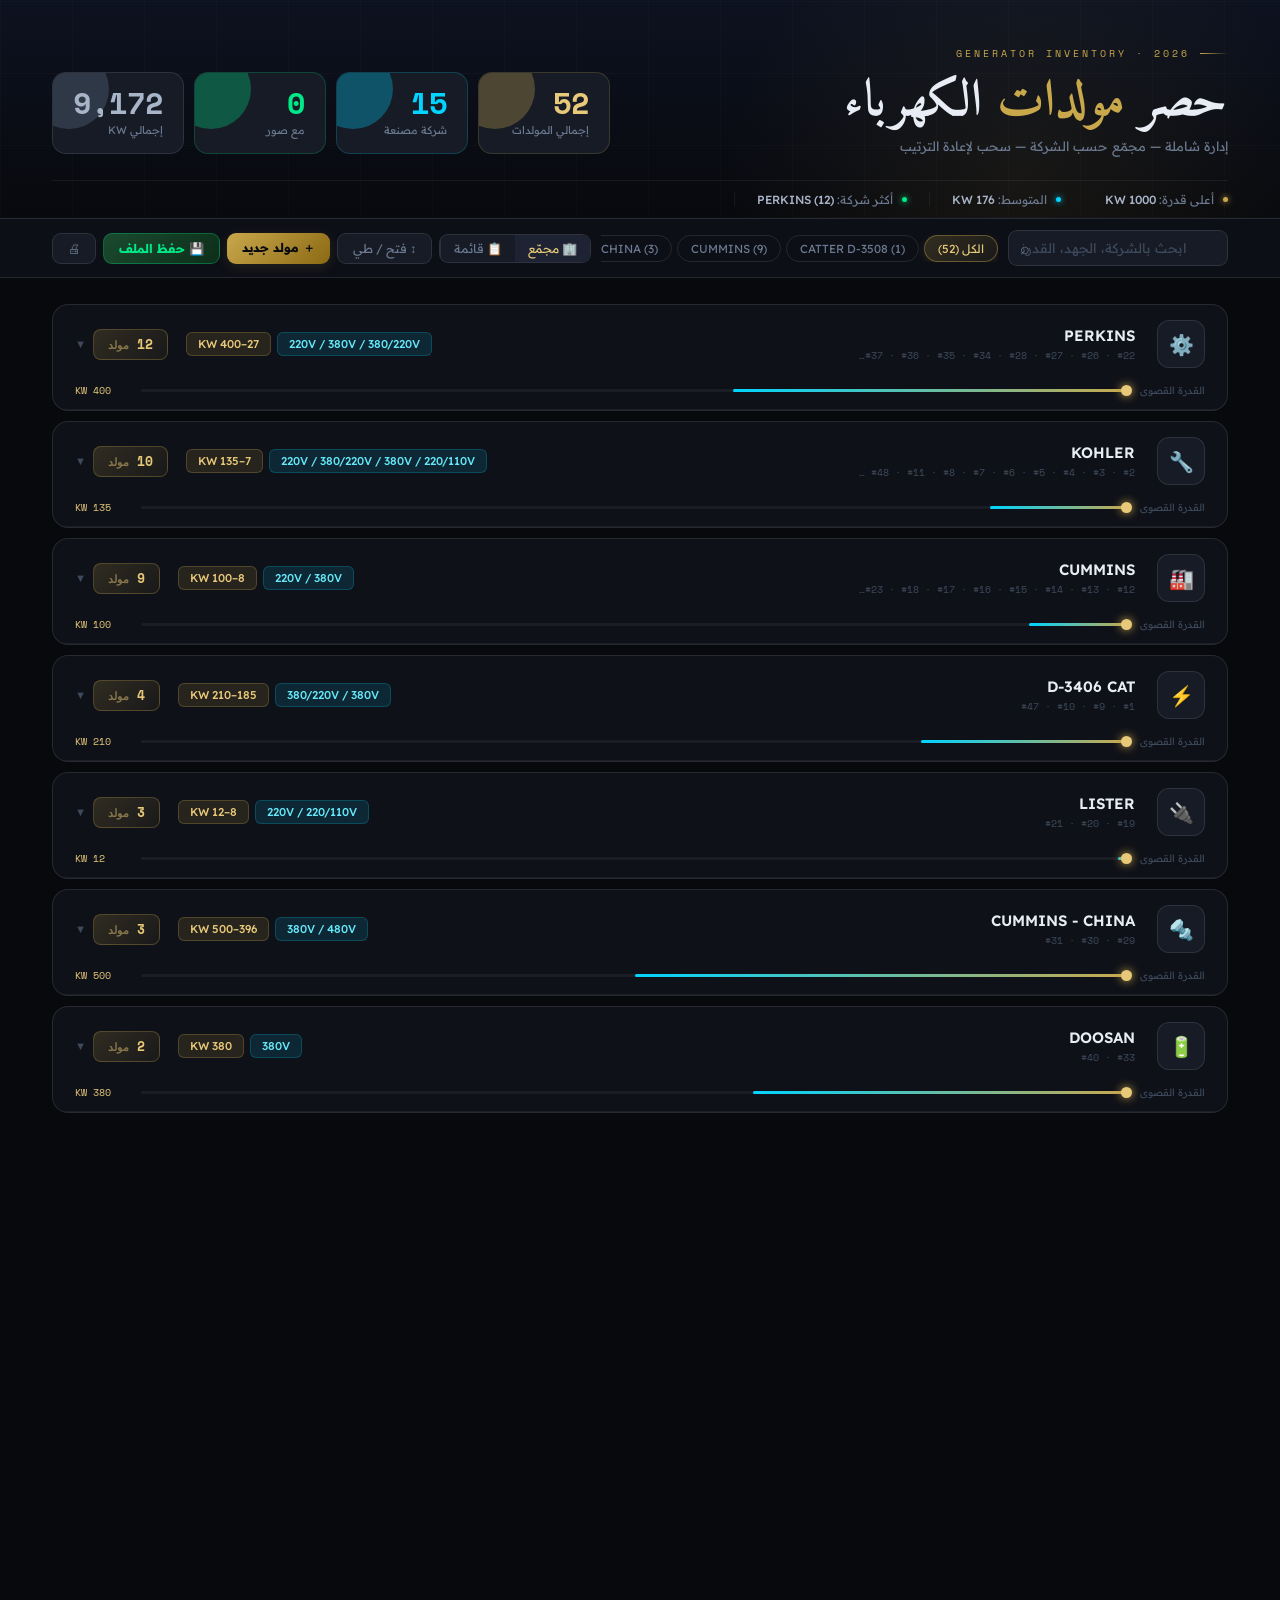
<file: Index.html>
<!DOCTYPE html>
<html lang="ar" dir="rtl">
<head>
<meta charset="UTF-8">
<meta name="viewport" content="width=device-width, initial-scale=1.0">
<title>حصر مولدات الكهرباء</title>
<link href="https://fonts.googleapis.com/css2?family=Amiri:wght@400;700&family=Readex+Pro:wght@300;400;500;600;700&family=Space+Mono:wght@400;700&display=swap" rel="stylesheet">
<style>
:root{
  --bg:#08090D;--s1:#0F1118;--s2:#161B26;--s3:#1D2333;
  --b1:rgba(255,255,255,.06);--b2:rgba(255,255,255,.10);--b3:rgba(255,255,255,.18);
  --gold:#C9A84C;--gold2:#E8C97A;--gold3:#8B6914;--gfog:rgba(201,168,76,.13);
  --elec:#00D4FF;--efog:rgba(0,212,255,.12);
  --grn:#00E887;--gfog2:rgba(0,232,135,.11);
  --red:#FF4B4B;
  --t1:#E8EDF5;--t2:#A8B4C8;--t3:#6B7A90;--t4:#3D4A5C;
}
*{margin:0;padding:0;box-sizing:border-box;}
html{scroll-behavior:smooth;}
body{font-family:'Readex Pro',sans-serif;background:var(--bg);color:var(--t1);direction:rtl;min-height:100vh;overflow-x:hidden;}

/* ── HERO ── */
.hero{position:relative;padding:0 52px;background:linear-gradient(180deg,#0D1220 0%,var(--bg) 100%);border-bottom:1px solid var(--b2);overflow:hidden;}
.hero::before{content:'';position:absolute;top:-140px;right:-60px;width:640px;height:640px;background:radial-gradient(ellipse,rgba(201,168,76,.08) 0%,transparent 65%);pointer-events:none;}
.hero::after{content:'';position:absolute;inset:0;background:repeating-linear-gradient(90deg,rgba(255,255,255,.014) 0,rgba(255,255,255,.014) 1px,transparent 1px,transparent 72px),repeating-linear-gradient(0deg,rgba(255,255,255,.014) 0,rgba(255,255,255,.014) 1px,transparent 1px,transparent 72px);pointer-events:none;}
.hero-top{position:relative;z-index:1;display:grid;grid-template-columns:1fr auto;align-items:end;gap:32px;padding:46px 0 26px;border-bottom:1px solid var(--b1);}
.htag{display:flex;align-items:center;gap:10px;margin-bottom:14px;}
.htag-ln{width:28px;height:1px;background:linear-gradient(90deg,var(--gold),transparent);}
.htag span{font-family:'Space Mono',monospace;font-size:.6rem;letter-spacing:3px;color:var(--gold);text-transform:uppercase;}
.htitle{font-family:'Amiri',serif;font-size:3.2rem;font-weight:700;line-height:1.1;color:var(--t1);}
.htitle em{color:var(--gold);font-style:normal;}
.hsub{font-size:.81rem;color:var(--t3);margin-top:8px;}

/* KPI */
.krow{display:grid;grid-template-columns:repeat(4,1fr);gap:10px;min-width:320px;}
.kpi{background:var(--s2);border:1px solid var(--b2);border-radius:14px;padding:16px 20px;position:relative;overflow:hidden;transition:border-color .3s,transform .2s;cursor:default;}
.kpi:hover{transform:translateY(-2px);}
.kglow{position:absolute;top:-24px;left:-24px;width:80px;height:80px;border-radius:50%;opacity:.3;}
.k-gold{border-color:rgba(201,168,76,.2);} .k-gold .kglow{background:var(--gold);} .k-gold .knum{color:var(--gold2);}
.k-elec{border-color:rgba(0,212,255,.2);} .k-elec .kglow{background:var(--elec);} .k-elec .knum{color:var(--elec);}
.k-grn {border-color:rgba(0,232,135,.2);} .k-grn  .kglow{background:var(--grn);} .k-grn  .knum{color:var(--grn);}
.k-mst {border-color:var(--b2);}          .k-mst  .kglow{background:var(--t3);} .k-mst  .knum{color:var(--t2);}
.knum{font-family:'Space Mono',monospace;font-size:1.85rem;font-weight:700;line-height:1;position:relative;}
.klbl{font-size:.68rem;color:var(--t3);margin-top:5px;position:relative;}

/* metrics */
.hstrip{position:relative;z-index:1;display:flex;align-items:center;padding:11px 0;}
.ms{display:flex;align-items:center;gap:9px;padding:0 22px;border-left:1px solid var(--b1);}
.ms:first-child{padding-right:0;border-left:none;}
.msdot{width:5px;height:5px;border-radius:50%;flex-shrink:0;}
.msdot.g{background:var(--gold);box-shadow:0 0 6px var(--gold);}
.msdot.e{background:var(--elec);box-shadow:0 0 6px var(--elec);}
.msdot.r{background:var(--grn);box-shadow:0 0 6px var(--grn);}
.mstxt{font-size:.74rem;color:var(--t3);} .mstxt strong{color:var(--t2);font-weight:500;}

/* ── CMDBAR ── */
.cmdbar{background:rgba(15,17,24,.92);border-bottom:1px solid var(--b2);padding:11px 52px;display:flex;align-items:center;gap:10px;flex-wrap:wrap;position:sticky;top:0;z-index:200;backdrop-filter:blur(28px);}
.srch{position:relative;flex:1;min-width:220px;}
.srch input{width:100%;background:var(--s2);border:1px solid var(--b2);border-radius:9px;padding:9px 40px 9px 14px;font-family:'Readex Pro',sans-serif;font-size:.83rem;color:var(--t1);outline:none;transition:all .2s;}
.srch input::placeholder{color:var(--t4);}
.srch input:focus{border-color:rgba(201,168,76,.4);box-shadow:0 0 0 3px var(--gfog);}
.srch::after{content:'⌕';position:absolute;left:12px;top:50%;transform:translateY(-50%);color:var(--t3);font-size:1rem;pointer-events:none;}
.prow{display:flex;gap:5px;overflow-x:auto;flex:2;}
.prow::-webkit-scrollbar{height:0;}
.fp{white-space:nowrap;padding:5px 13px;border:1px solid var(--b2);border-radius:20px;background:transparent;color:var(--t3);font-family:'Readex Pro',sans-serif;font-size:.73rem;cursor:pointer;transition:all .2s;flex-shrink:0;}
.fp:hover{border-color:rgba(201,168,76,.3);color:var(--gold2);}
.fp.on{background:linear-gradient(135deg,rgba(201,168,76,.2),rgba(201,168,76,.07));border-color:rgba(201,168,76,.4);color:var(--gold2);box-shadow:0 2px 10px var(--gfog);}
.cbarr{margin-right:auto;display:flex;gap:7px;align-items:center;}
.vseg{display:flex;background:var(--s2);border:1px solid var(--b2);border-radius:9px;overflow:hidden;}
.vsb{padding:6px 13px;border:none;background:transparent;color:var(--t3);font-family:'Readex Pro',sans-serif;font-size:.76rem;cursor:pointer;transition:all .2s;border-left:1px solid var(--b2);}
.vsb:first-child{border-left:none;}
.vsb.on{background:var(--s3);color:var(--gold2);}
.acb{display:flex;align-items:center;gap:5px;padding:7px 15px;border:none;border-radius:9px;font-family:'Readex Pro',sans-serif;font-size:.77rem;cursor:pointer;transition:all .2s;}
.acb-add{background:linear-gradient(135deg,var(--gold),var(--gold3));color:var(--bg);font-weight:700;box-shadow:0 3px 14px var(--gfog);}
.acb-add:hover{transform:translateY(-1px);box-shadow:0 5px 20px var(--gfog);}
.acb-save{background:linear-gradient(135deg,#1a4a2e,#0d2e1a);border:1px solid rgba(0,232,135,.3);color:var(--grn);font-weight:700;}
.acb-save:hover{border-color:rgba(0,232,135,.5);box-shadow:0 3px 14px rgba(0,232,135,.15);transform:translateY(-1px);}
.acb-gh{background:var(--s2);border:1px solid var(--b2);color:var(--t3);}
.acb-gh:hover{border-color:var(--b3);color:var(--t2);}

/* ── MAIN ── */
main{padding:26px 52px 64px;position:relative;z-index:1;}

/* ── BRAND BLOCKS ── */
.blist{display:flex;flex-direction:column;gap:10px;}
.bb{background:var(--s1);border:1px solid var(--b2);border-radius:16px;overflow:hidden;transition:border-color .3s,box-shadow .3s;animation:rise .35s ease both;}
@keyframes rise{from{opacity:0;transform:translateY(12px)}to{opacity:1;transform:none}}
.bb:nth-child(1){animation-delay:.03s}.bb:nth-child(2){animation-delay:.06s}
.bb:nth-child(3){animation-delay:.09s}.bb:nth-child(4){animation-delay:.12s}
.bb:nth-child(n+5){animation-delay:.15s}
.bb:hover{border-color:rgba(201,168,76,.2);}
.bb.open{border-color:rgba(201,168,76,.38);box-shadow:0 8px 40px rgba(0,0,0,.44);}

.bhead{display:grid;grid-template-columns:52px 1fr auto auto;align-items:center;gap:18px;padding:15px 22px;cursor:pointer;user-select:none;transition:background .2s;}
.bhead:hover{background:rgba(255,255,255,.018);}
.bb.open .bhead{background:rgba(201,168,76,.03);}
.bico{width:48px;height:48px;border-radius:12px;display:flex;align-items:center;justify-content:center;font-size:1.25rem;border:1px solid var(--b2);background:var(--s2);flex-shrink:0;transition:border-color .3s,box-shadow .3s;}
.bb.open .bico{border-color:rgba(201,168,76,.28);box-shadow:0 0 14px var(--gfog);}
.binf .bname{font-size:.94rem;font-weight:600;color:var(--t1);}
.binf .bnos{font-family:'Space Mono',monospace;font-size:.6rem;color:var(--t4);margin-top:3px;white-space:nowrap;overflow:hidden;text-overflow:ellipsis;max-width:280px;}
.bchips{display:flex;gap:6px;align-items:center;}
.ck{padding:4px 11px;border-radius:6px;font-size:.71rem;font-weight:500;border:1px solid;}
.ck-v{background:var(--efog);border-color:rgba(0,212,255,.2);color:#67E8F9;}
.ck-p{background:var(--gfog);border-color:rgba(201,168,76,.25);color:var(--gold2);}
.bright{display:flex;align-items:center;gap:7px;}
.bcnt{background:linear-gradient(135deg,rgba(201,168,76,.18),rgba(201,168,76,.06));border:1px solid rgba(201,168,76,.28);border-radius:8px;padding:5px 14px;font-family:'Space Mono',monospace;font-size:.8rem;font-weight:700;color:var(--gold2);white-space:nowrap;}
.bphc{background:var(--efog);border:1px solid rgba(0,212,255,.2);border-radius:6px;padding:3px 9px;font-size:.67rem;color:var(--elec);}
.bchv{color:var(--t4);font-size:.7rem;transition:transform .35s cubic-bezier(.4,0,.2,1);}
.bb.open .bchv{transform:rotate(180deg);}

/* power bar */
.bbar{display:flex;align-items:center;gap:12px;padding:0 22px 11px;border-bottom:1px solid var(--b1);}
.bbar-l{font-size:.63rem;color:var(--t4);min-width:62px;}
.bbar-t{flex:1;height:3px;background:rgba(255,255,255,.05);border-radius:2px;position:relative;}
.bbar-f{height:100%;border-radius:2px;background:linear-gradient(90deg,var(--elec),var(--gold));transition:width .8s cubic-bezier(.4,0,.2,1);}
.bbar-f::after{content:'';position:absolute;right:-4px;top:-4px;width:11px;height:11px;border-radius:50%;background:var(--gold2);box-shadow:0 0 10px var(--gold);}
.bbar-v{font-family:'Space Mono',monospace;font-size:.63rem;color:var(--gold2);min-width:54px;text-align:left;}

/* ── UNITS TABLE ── */
.upanel{display:none;}
.bb.open .upanel{display:block;}
.utbl{width:100%;border-collapse:collapse;}
.utbl thead tr{background:rgba(255,255,255,.022);border-bottom:1px solid var(--b2);}
.utbl thead th{padding:9px 10px;text-align:center;font-family:'Space Mono',monospace;font-size:.58rem;font-weight:400;color:var(--t4);letter-spacing:1px;text-transform:uppercase;}
.utbl tbody tr{border-bottom:1px solid var(--b1);transition:background .15s;}
.utbl tbody tr:last-child{border-bottom:none;}
.utbl tbody tr:hover{background:rgba(255,255,255,.02);}
.utbl tbody td{padding:10px 10px;font-size:.82rem;color:var(--t2);vertical-align:middle;text-align:center;}

/* drag */
.dh{cursor:grab;color:var(--t4);font-size:.95rem;transition:color .2s;user-select:none;}
.dh:hover{color:var(--gold2);}
.drag-row{transition:opacity .18s;}
.drag-row.dragging{opacity:.28;background:rgba(201,168,76,.07) !important;}
.drag-row.drag-over td{border-top:2px solid var(--gold) !important;}

/* ── PHOTO ── */
.ph-cell{width:216px;padding:8px 10px !important;}
.ph-box{
  width:194px;height:152px;border-radius:12px;
  background:rgba(255,255,255,.03);border:2px dashed rgba(201,168,76,.2);
  display:flex;flex-direction:column;align-items:center;justify-content:center;
  cursor:pointer;transition:all .28s;gap:9px;margin:0 auto;
}
.ph-box:hover{border-color:var(--gold);background:var(--gfog);box-shadow:0 0 22px var(--gfog);transform:scale(1.02);}
.ph-icon{font-size:2.1rem;color:rgba(201,168,76,.28);transition:color .2s;}
.ph-lbl{font-size:.7rem;color:var(--t4);letter-spacing:.4px;transition:color .2s;}
.ph-box:hover .ph-icon{color:var(--gold2);}
.ph-box:hover .ph-lbl{color:var(--gold2);}
.ph-img{width:194px;height:152px;border-radius:12px;position:relative;overflow:hidden;cursor:pointer;margin:0 auto;border:1px solid var(--b2);transition:border-color .2s;}
.ph-img:hover{border-color:var(--gold);}
.ph-img img{width:100%;height:100%;object-fit:cover;display:block;transition:transform .35s;}
.ph-img:hover img{transform:scale(1.07);}
.ph-ov{position:absolute;inset:0;background:rgba(0,0,0,.54);display:flex;align-items:center;justify-content:center;opacity:0;transition:opacity .2s;font-size:.76rem;color:var(--gold2);font-weight:600;}
.ph-img:hover .ph-ov{opacity:1;}

/* badges */
.ntag{display:inline-block;background:rgba(255,255,255,.07);border:1px solid var(--b2);border-radius:6px;padding:2px 9px;font-family:'Space Mono',monospace;font-size:.71rem;font-weight:700;color:var(--t1);}
.vtag{display:inline-block;background:var(--efog);border:1px solid rgba(0,212,255,.2);border-radius:6px;padding:2px 9px;font-size:.71rem;color:#67E8F9;}
.ptag{display:inline-block;background:var(--gfog);border:1px solid rgba(201,168,76,.25);border-radius:6px;padding:2px 9px;font-size:.71rem;font-weight:600;color:var(--gold2);}

/* row actions */
.ra{display:flex;gap:4px;justify-content:center;}
.rib{width:29px;height:29px;border-radius:7px;border:1px solid var(--b2);background:transparent;cursor:pointer;font-size:.77rem;display:flex;align-items:center;justify-content:center;color:var(--t3);transition:all .15s;}
.rib.rph:hover{background:var(--gfog);border-color:rgba(201,168,76,.3);color:var(--gold2);}
.rib.red:hover{background:var(--efog);border-color:rgba(0,212,255,.3);color:var(--elec);}
.rib.rdl:hover{background:rgba(255,75,75,.1);border-color:rgba(255,75,75,.3);color:var(--red);}

.add-u{width:100%;padding:9px;border:none;border-top:1px solid var(--b1);background:rgba(0,232,135,.04);color:var(--grn);font-family:'Readex Pro',sans-serif;font-size:.79rem;font-weight:500;cursor:pointer;transition:background .2s;display:flex;align-items:center;justify-content:center;gap:7px;}
.add-u:hover{background:rgba(0,232,135,.09);}

/* ── LIST VIEW ── */
.lw{background:var(--s1);border:1px solid var(--b2);border-radius:16px;overflow:hidden;}
.lh,.lr{display:grid;grid-template-columns:210px 56px 1fr 115px 115px 170px 88px;align-items:center;gap:10px;padding:10px 18px;}
.lh{background:rgba(255,255,255,.022);border-bottom:1px solid var(--b2);}
.lh span{font-family:'Space Mono',monospace;font-size:.58rem;letter-spacing:1px;color:var(--t4);text-transform:uppercase;text-align:center;}
.lr{border-bottom:1px solid var(--b1);transition:background .14s;}
.lr:last-child{border-bottom:none;}
.lr:hover{background:rgba(255,255,255,.02);}
.lr>*{text-align:center;}

/* ── MODAL ── */
.ov{position:fixed;inset:0;background:rgba(0,0,0,.72);z-index:400;display:flex;align-items:center;justify-content:center;padding:20px;backdrop-filter:blur(10px);}
.ov.hidden{display:none;}
.modal{background:var(--s1);border:1px solid var(--b3);border-radius:20px;width:100%;max-width:480px;max-height:92vh;overflow-y:auto;padding:28px 30px;position:relative;box-shadow:0 40px 100px rgba(0,0,0,.7);animation:mIn .23s ease;}
@keyframes mIn{from{opacity:0;transform:scale(.95) translateY(14px)}to{opacity:1;transform:none}}
.mhd{display:flex;align-items:center;gap:10px;margin-bottom:22px;padding-bottom:15px;border-bottom:1px solid var(--b1);}
.mhd::before{content:'';width:4px;height:22px;background:linear-gradient(180deg,var(--gold),var(--gold3));border-radius:2px;flex-shrink:0;}
.mhd h2{font-family:'Amiri',serif;font-size:1.22rem;font-weight:700;color:var(--t1);}
.fgrid{display:grid;grid-template-columns:1fr 1fr;gap:12px;}
.fg{} .fg.full{grid-column:1/-1;}
.fg label{display:block;font-size:.68rem;font-weight:600;color:var(--t3);margin-bottom:5px;letter-spacing:.6px;text-transform:uppercase;}
.fg input,.fg select,.fg textarea{width:100%;background:var(--s2);border:1px solid var(--b2);border-radius:9px;padding:9px 12px;font-family:'Readex Pro',sans-serif;font-size:.86rem;color:var(--t1);outline:none;transition:all .2s;}
.fg input:focus,.fg select:focus,.fg textarea:focus{border-color:rgba(201,168,76,.42);box-shadow:0 0 0 3px var(--gfog);}
.fg input::placeholder,.fg textarea::placeholder{color:var(--t4);}
.fg textarea{resize:vertical;min-height:58px;}
.fg select{appearance:none;cursor:pointer;}
.fg select option{background:var(--s2);}
.fsec{grid-column:1/-1;font-family:'Space Mono',monospace;font-size:.58rem;letter-spacing:2px;color:var(--t4);text-transform:uppercase;padding:6px 0 2px;border-top:1px solid var(--b1);margin-top:2px;}
.macts{display:flex;gap:10px;margin-top:20px;}
.btn-sv{flex:1;padding:11px;background:linear-gradient(135deg,var(--gold),var(--gold3));color:var(--bg);border:none;border-radius:10px;font-family:'Readex Pro',sans-serif;font-size:.9rem;font-weight:700;cursor:pointer;transition:all .2s;box-shadow:0 4px 14px var(--gfog);}
.btn-sv:hover{transform:translateY(-1px);box-shadow:0 6px 22px var(--gfog);}
.btn-cn{padding:11px 18px;background:var(--s2);color:var(--t3);border:1px solid var(--b2);border-radius:10px;font-family:'Readex Pro',sans-serif;font-size:.9rem;cursor:pointer;transition:all .2s;}
.btn-cn:hover{border-color:var(--b3);color:var(--t2);}
.xbtn{position:absolute;top:15px;left:15px;width:28px;height:28px;background:var(--s2);border:1px solid var(--b2);border-radius:50%;cursor:pointer;color:var(--t3);font-size:.78rem;display:flex;align-items:center;justify-content:center;transition:all .2s;}
.xbtn:hover{color:var(--t2);}
.conf-txt{color:var(--t3);font-size:.86rem;line-height:1.7;margin:6px 0 16px;}
.btn-del{flex:1;padding:11px;background:linear-gradient(135deg,#EF4444,#B91C1C);color:#fff;border:none;border-radius:10px;font-family:'Readex Pro',sans-serif;font-size:.9rem;font-weight:700;cursor:pointer;}
.btn-del:hover{transform:translateY(-1px);}

input[type=file]{display:none;}
.empty{text-align:center;padding:80px;color:var(--t4);}
.empty-i{font-size:2.8rem;opacity:.22;display:block;margin-bottom:10px;}
::-webkit-scrollbar{width:4px;height:4px;}
::-webkit-scrollbar-track{background:var(--bg);}
::-webkit-scrollbar-thumb{background:var(--t4);border-radius:2px;}
/* ══════════════════════════════════════
   RESPONSIVE — iPad (641px-1024px)
══════════════════════════════════════ */
@media(min-width:641px) and (max-width:1024px){
  .hero{padding:0 28px;}
  .hero-top{grid-template-columns:1fr;gap:20px;padding:36px 0 22px;}
  .htitle{font-size:2.6rem;}
  .krow{grid-template-columns:repeat(4,1fr);min-width:0;gap:10px;}
  .knum{font-size:1.7rem;}
  .hstrip{flex-wrap:wrap;gap:4px;}
  .cmdbar{padding:10px 28px;gap:10px;}
  .prow{max-width:380px;}
  .cbarr{gap:6px;}
  .acb{padding:8px 13px;font-size:.8rem;}
  main{padding:22px 28px 52px;}
  .bhead{grid-template-columns:48px 1fr auto auto;gap:14px;padding:14px 18px;}
  .bchips{display:flex;}
  .ph-cell{width:164px !important;padding:8px 10px !important;}
  .ph-box,.ph-img{width:148px !important;height:118px !important;border-radius:10px;}
  .ph-box{max-width:148px;}
  .utbl thead{display:table-header-group;}
  .utbl tbody tr{display:table-row;}
  .utbl tbody td{display:table-cell;padding:10px 10px;}
  .utbl tbody td::before{display:none;}
  .lh,.lr{grid-template-columns:164px 50px 1fr 105px 105px 150px 82px;gap:8px;padding:10px 14px;}
  .lw .lh{display:grid;}
  .modal{border-radius:18px;max-width:520px;}
  .fgrid{grid-template-columns:1fr 1fr;}
  .fg.full{grid-column:1/-1;}
  .ov{align-items:center;padding:20px;}
}

/* ══════════════════════════════════════
   RESPONSIVE — Mobile (≤640px)
══════════════════════════════════════ */
@media(max-width:640px){
  /* Hero */
  .hero{padding:0 16px;}
  .hero-top{padding:24px 0 16px;gap:16px;}
  .htag{display:none;}
  .htitle{font-size:1.9rem;}
  .hsub{font-size:.75rem;}
  .krow{grid-template-columns:repeat(2,1fr);gap:8px;min-width:0;}
  .kpi{padding:12px 14px;border-radius:11px;}
  .knum{font-size:1.4rem;}
  .klbl{font-size:.62rem;}
  .hstrip{flex-wrap:wrap;gap:6px;padding:10px 0;}
  .ms{padding:0 10px;border-left:none;}
  .ms:first-child{padding-right:0;}
  .mstxt{font-size:.7rem;}

  /* Cmdbar */
  .cmdbar{padding:10px 16px;gap:8px;}
  .srch{min-width:0;order:1;flex:1 1 100%;}
  .prow{display:none;}
  .cbarr{margin-right:0;width:100%;order:2;justify-content:space-between;flex-wrap:wrap;gap:6px;}
  .vseg{flex:1;}
  .vsb{flex:1;font-size:.72rem;padding:7px 8px;}
  .acb{font-size:.72rem;padding:7px 10px;}
  .acb-save span,.acb-gh span{display:none;}

  /* Main */
  main{padding:14px 12px 48px;}

  /* Brand blocks */
  .bhead{grid-template-columns:40px 1fr auto;gap:10px;padding:12px 14px;}
  .bchips{display:none;}
  .bico{width:40px;height:40px;font-size:1.1rem;border-radius:10px;}
  .binf .bname{font-size:.88rem;}
  .binf .bnos{font-size:.56rem;max-width:160px;}
  .bcnt{font-size:.72rem;padding:4px 10px;}
  .bphc{display:none;}
  .bbar{padding:0 14px 10px;}

  /* Units table → card layout on mobile */
  .utbl thead{display:none;}
  .utbl tbody tr{
    display:flex;flex-direction:column;
    padding:12px 14px;gap:10px;
    border-bottom:1px solid var(--b1);
  }
  .utbl tbody td{
    display:flex;align-items:center;justify-content:space-between;
    padding:0;text-align:right;font-size:.82rem;
    border:none;
  }
  .utbl tbody td::before{
    content:attr(data-label);
    font-size:.65rem;color:var(--t4);font-family:'Space Mono',monospace;
    letter-spacing:.5px;text-transform:uppercase;flex-shrink:0;margin-left:10px;
  }
  /* Photo on mobile — centered full width */
  .ph-cell{width:100% !important;padding:0 !important;justify-content:center;}
  .ph-cell::before{display:none;}
  .ph-box,.ph-img{width:100%;height:180px;border-radius:10px;}
  .ph-box{max-width:100%;}
  .ph-icon{font-size:2.4rem;}
  .ph-lbl{font-size:.75rem;}
  /* drag handle cell — hide on mobile (use long-press reorder instead) */
  .utbl tbody td:first-child{display:none;}
  /* actions cell */
  .utbl tbody td:last-child{justify-content:flex-end;}
  .utbl tbody td:last-child::before{display:none;}
  .rib{width:36px;height:36px;font-size:.9rem;}

  /* List view on mobile */
  .lw .lh{display:none;}
  .lr{
    display:flex;flex-direction:column;
    align-items:flex-start;gap:8px;padding:14px 16px;
  }
  .lr>*{text-align:right;}
  .lr>div:first-child{width:100%;}
  .ph-img,.ph-box{width:100%;height:160px;max-width:100%;}

  /* Modal */
  .modal{padding:22px 18px;border-radius:16px 16px 0 0;position:fixed;bottom:0;top:auto;max-width:100%;margin:0;border-bottom-left-radius:0;border-bottom-right-radius:0;max-height:88vh;}
  .fgrid{grid-template-columns:1fr;}
  .fg.full{grid-column:1;}
  .ov{align-items:flex-end;padding:0;}

  /* add unit */
  .add-u{font-size:.85rem;padding:12px;}

  /* scrollbar hidden on mobile */
  ::-webkit-scrollbar{display:none;}
}

/* ══════════════════════════════════════
   TOUCH — bigger tap targets
══════════════════════════════════════ */
@media(hover:none){
  .rib{width:38px;height:38px;}
  .fp{padding:8px 14px;}
  .bhead{min-height:64px;}
}

/* ══════════════════════════════════════
   PRINT
══════════════════════════════════════ */
@media print{
  body{background:#fff;color:#000;}
  .cmdbar,.ra,.add-u,.ov,.macts,.cbarr,.hero::after{display:none!important;}
  .upanel{display:block!important;}
  .bb{background:#fff;border:1px solid #ccc;break-inside:avoid;}
}
</style>
</head>
<body>

<header class="hero">
  <div class="hero-top">
    <div>
      <div class="htag"><div class="htag-ln"></div><span>Generator Inventory · 2026</span></div>
      <h1 class="htitle">حصر <em>مولدات</em> الكهرباء</h1>
      <p class="hsub">إدارة شاملة — مجمّع حسب الشركة — سحب لإعادة الترتيب</p>
    </div>
    <div class="krow">
      <div class="kpi k-gold"><div class="kglow"></div><div class="knum" id="k1">0</div><div class="klbl">إجمالي المولدات</div></div>
      <div class="kpi k-elec"><div class="kglow"></div><div class="knum" id="k2">0</div><div class="klbl">شركة مصنعة</div></div>
      <div class="kpi k-grn"> <div class="kglow"></div><div class="knum" id="k3">0</div><div class="klbl">مع صور</div></div>
      <div class="kpi k-mst"><div class="kglow"></div><div class="knum" id="k4">0</div><div class="klbl">إجمالي KW</div></div>
    </div>
  </div>
  <div class="hstrip">
    <div class="ms"><div class="msdot g"></div><span class="mstxt">أعلى قدرة: <strong id="m1">—</strong></span></div>
    <div class="ms"><div class="msdot e"></div><span class="mstxt">المتوسط: <strong id="m2">—</strong></span></div>
    <div class="ms"><div class="msdot r"></div><span class="mstxt">أكثر شركة: <strong id="m3">—</strong></span></div>
  </div>
</header>

<div class="cmdbar">
  <div class="srch"><input type="text" id="q" placeholder="ابحث بالشركة، الجهد، القدرة، الرقم، الموقع..." oninput="render()"></div>
  <div class="prow" id="pills"></div>
  <div class="cbarr">
    <div class="vseg">
      <button class="vsb on" id="vg" onclick="setV('g')">🏢 مجمّع</button>
      <button class="vsb" id="vl" onclick="setV('l')">📋 قائمة</button>
    </div>
    <button class="acb acb-gh" onclick="toggleAll()">↕ فتح / طي</button>
    <button class="acb acb-add" onclick="openAdd(null)">＋ مولد جديد</button>
    <button class="acb acb-save" onclick="exportFile()" title="حفظ الملف مع الصور بداخله">💾 حفظ الملف</button>
    <button class="acb acb-gh" onclick="window.print()">🖨</button>
  </div>
</div>

<main>
  <div id="view"></div>
  <div class="empty" id="empty" style="display:none"><span class="empty-i">⌕</span>لا توجد نتائج</div>
</main>

<input type="file" id="fi" accept="image/*">

<div class="ov hidden" id="m-ov">
  <div class="modal">
    <button class="xbtn" onclick="closeM()">✕</button>
    <div class="mhd"><h2 id="m-ttl">إضافة مولد</h2></div>
    <div class="fgrid">
      <div class="fg"><label>الرقم *</label><input type="number" id="f-no" min="1"></div>
      <div class="fg"><label>الشركة *</label><input type="text" id="f-br" list="bdl"><datalist id="bdl"></datalist></div>
      <div class="fg"><label>الجهد *</label><input type="text" id="f-vt" list="vdl"><datalist id="vdl"><option value="220V"><option value="380V"><option value="480V"><option value="380/220V"><option value="220/110V"></datalist></div>
      <div class="fg"><label>القدرة *</label><input type="text" id="f-pw" placeholder="100 KW"></div>
      <div class="fsec">— بيانات إضافية</div>
      <div class="fg full"><label>الموقع / المبنى</label><input type="text" id="f-lc" placeholder="المبنى A — الطابق 2"></div>
      <div class="fg full"><label>ملاحظات</label><textarea id="f-nt" placeholder="..."></textarea></div>
    </div>
    <div class="macts">
      <button class="btn-sv" onclick="saveG()">💾 حفظ</button>
      <button class="btn-cn" onclick="closeM()">إلغاء</button>
    </div>
  </div>
</div>

<div class="ov hidden" id="d-ov">
  <div class="modal" style="max-width:360px">
    <div class="mhd"><h2>تأكيد الحذف</h2></div>
    <p class="conf-txt" id="d-txt"></p>
    <div class="macts">
      <button class="btn-del" onclick="doDelete()">🗑 حذف نهائياً</button>
      <button class="btn-cn" onclick="closeD()">إلغاء</button>
    </div>
  </div>
</div>

<script>
const DEF=[
  {no:1,v:"380/220V",p:"185 KW",b:"D-3406 CAT",lc:"",nt:""},
  {no:2,v:"220V",p:"8 KW",b:"KOHLER",lc:"",nt:""},{no:3,v:"220V",p:"8 KW",b:"KOHLER",lc:"",nt:""},
  {no:4,v:"220V",p:"8 KW",b:"KOHLER",lc:"",nt:""},{no:5,v:"220V",p:"8 KW",b:"KOHLER",lc:"",nt:""},
  {no:6,v:"220V",p:"8 KW",b:"KOHLER",lc:"",nt:""},{no:7,v:"220V",p:"8 KW",b:"KOHLER",lc:"",nt:""},
  {no:8,v:"220V",p:"8 KW",b:"KOHLER",lc:"",nt:""},
  {no:9,v:"380/220V",p:"210 KW",b:"D-3406 CAT",lc:"",nt:""},
  {no:10,v:"380/220V",p:"200 KW",b:"D-3406 CAT",lc:"",nt:""},
  {no:11,v:"380/220V",p:"135 KW",b:"KOHLER",lc:"",nt:""},
  {no:12,v:"220V",p:"8 KW",b:"CUMMINS",lc:"",nt:""},
  {no:13,v:"380V",p:"48 KW",b:"CUMMINS",lc:"",nt:""},{no:14,v:"380V",p:"48 KW",b:"CUMMINS",lc:"",nt:""},
  {no:15,v:"380V",p:"48 KW",b:"CUMMINS",lc:"",nt:""},{no:16,v:"380V",p:"48 KW",b:"CUMMINS",lc:"",nt:""},
  {no:17,v:"380V",p:"48 KW",b:"CUMMINS",lc:"",nt:""},{no:18,v:"380V",p:"48 KW",b:"CUMMINS",lc:"",nt:""},
  {no:19,v:"220V",p:"8 KW",b:"LISTER",lc:"",nt:""},{no:20,v:"220V",p:"8 KW",b:"LISTER",lc:"",nt:""},
  {no:21,v:"220/110V",p:"12 KW",b:"LISTER",lc:"",nt:""},
  {no:22,v:"220V",p:"27 KW",b:"PERKINS",lc:"",nt:""},
  {no:23,v:"380V",p:"100 KW",b:"CUMMINS",lc:"",nt:""},
  {no:24,v:"220V",p:"120 KW",b:"DE 150 EO",lc:"",nt:""},
  {no:25,v:"380V",p:"48 KW",b:"CUMMINS",lc:"",nt:""},
  {no:26,v:"380V",p:"28 KW",b:"PERKINS",lc:"",nt:""},{no:27,v:"380V",p:"27 KW",b:"PERKINS",lc:"",nt:""},
  {no:28,v:"380/220V",p:"350 KW",b:"PERKINS",lc:"",nt:""},
  {no:29,v:"380V",p:"396 KW",b:"CUMMINS - CHINA",lc:"",nt:""},
  {no:30,v:"380V",p:"396 KW",b:"CUMMINS - CHINA",lc:"",nt:""},
  {no:31,v:"480V",p:"500 KW",b:"CUMMINS - CHINA",lc:"",nt:""},
  {no:32,v:"380V",p:"800 KW",b:"PERKINS - CHINA",lc:"",nt:""},
  {no:33,v:"380V",p:"380 KW",b:"DOOSAN",lc:"",nt:""},
  {no:34,v:"380V",p:"400 KW",b:"PERKINS",lc:"",nt:""},{no:35,v:"380V",p:"400 KW",b:"PERKINS",lc:"",nt:""},
  {no:36,v:"380/220V",p:"350 KW",b:"PERKINS",lc:"",nt:""},{no:37,v:"220V",p:"350 KW",b:"PERKINS",lc:"",nt:""},
  {no:38,v:"380V",p:"384 KW",b:"PERKINS",lc:"",nt:""},{no:39,v:"380V",p:"384 KW",b:"PERKINS",lc:"",nt:""},
  {no:40,v:"380V",p:"380 KW",b:"DOOSAN",lc:"",nt:""},
  {no:41,v:"380V",p:"100 KW",b:"PERKINS",lc:"",nt:""},
  {no:42,v:"380/220V",p:"36 KW",b:"KIRLOSKAR",lc:"",nt:""},
  {no:43,v:"380/220V",p:"820 KW",b:"MTU",lc:"",nt:""},
  {no:44,v:"480V",p:"1000 KW",b:"CATTER D-3508",lc:"",nt:""},
  {no:45,v:"380V",p:"28.8 KW",b:"DEUTZ",lc:"",nt:""},
  {no:46,v:"380V",p:"27 KW",b:"PERKINS",lc:"",nt:""},
  {no:47,v:"380V",p:"210 KW",b:"D-3406 CAT",lc:"",nt:""},
  {no:48,v:"380V",p:"7 KW",b:"KOHLER",lc:"",nt:""},
  {no:49,v:"220/110V",p:"7.5 KW",b:"KOHLER",lc:"",nt:""},
  {no:50,v:"220/110V",p:"2 KW",b:"ROBIN",lc:"",nt:""},
  {no:51,v:"220V",p:"1.5 KW",b:"ROBIN",lc:"",nt:""},
  {no:52,v:"220V",p:"2.24 KW",b:"HONDA",lc:"",nt:""},
];

let G=[],IMG={},V='g',OPEN=new Set(),BF='',editNo=null,delNo=null,imgNo=null;
const ICONS=['⚡','🔧','🏭','🔌','⚙️','🛠️','🔩','💡','🔋','🏗️','🔦','🛢️','🔆','⚙️'];
const BMAP={};let _bc=0;
function bI(b){if(!BMAP[b]){BMAP[b]=ICONS[_bc%ICONS.length];_bc++;}return BMAP[b];}

function save(){try{localStorage.setItem('gv6',JSON.stringify(G));localStorage.setItem('gi6',JSON.stringify(IMG));}catch(e){}}
function load(){
  try{
    // 1. بيانات مدمجة داخل الملف (من exportFile)
    if(window.__BAKED_G__ && window.__BAKED_G__.length){
      G=window.__BAKED_G__;
      IMG=window.__BAKED_IMG__||{};
    }
    // 2. localStorage
    else{
      const d=localStorage.getItem('gv6');
      G=d?JSON.parse(d):DEF.map(x=>({...x}));
      const i=localStorage.getItem('gi6');
      IMG=i?JSON.parse(i):{};
    }
  }catch(e){G=DEF.map(x=>({...x}));IMG={};}
  G.forEach(g=>bI(g.b));
}

/* ════ EXPORT — يعمل على جميع الأجهزة ════ */
async function exportFile(){
  showToast('⏳ جاري تحضير الملف...');
  try {
    const gJson = JSON.stringify(G);
    const imgJson = JSON.stringify(IMG);
    let src = await fetch(location.href).then(r=>r.text());

    // حقن البيانات
    if(src.includes('__BAKED_G__')){
      src = src.replace(
        /window\.__BAKED_G__\s*=[\s\S]*?window\.__BAKED_IMG__\s*=.*?;/,
        `window.__BAKED_G__=${gJson};\nwindow.__BAKED_IMG__=${imgJson};`
      );
    } else {
      src = src.replace('</body>',
        `<script id="__baked__">\nwindow.__BAKED_G__=${gJson};\nwindow.__BAKED_IMG__=${imgJson};\n<\/script>\n</body>`
      );
    }

    const blob = new Blob([src],{type:'text/html;charset=utf-8'});
    const fname = 'حصر_مولدات_محفوظ.html';

    // ── iOS Safari: Web Share API ──
    const isIOS = /iPhone|iPad|iPod/.test(navigator.userAgent);
    const isSafari = /^((?!chrome|android).)*safari/i.test(navigator.userAgent);

    if(isIOS || isSafari){
      // حاول Web Share مع ملف
      if(navigator.share){
        const file = new File([blob], fname, {type:'text/html'});
        try {
          await navigator.share({title:'حصر مولدات الكهرباء', files:[file]});
          showToast('✅ اختر "حفظ في الملفات" من القائمة');
          return;
        } catch(e){ /* المستخدم ألغى أو غير مدعوم — نكمل */ }
      }
      // Fallback iOS: data URI
      const reader = new FileReader();
      reader.onload = function(){
        const a = document.createElement('a');
        a.href = reader.result;
        a.download = fname;
        a.click();
      };
      reader.readAsDataURL(blob);
      showToast('✅ اضغط "حفظ في الملفات" إذا ظهرت نافذة');
      return;
    }

    // ── Android Chrome ──
    if('showSaveFilePicker' in window){
      try {
        const fh = await window.showSaveFilePicker({
          suggestedName: fname,
          types:[{description:'HTML File',accept:{'text/html':['.html']}}]
        });
        const w = await fh.createWritable();
        await w.write(blob);
        await w.close();
        showToast('✅ تم الحفظ بنجاح!');
        return;
      } catch(e){ /* ألغى أو غير مدعوم */ }
    }

    // ── Android / Desktop — تنزيل عادي ──
    const url = URL.createObjectURL(blob);
    const a = document.createElement('a');
    a.href = url; a.download = fname;
    document.body.appendChild(a);
    a.click();
    document.body.removeChild(a);
    setTimeout(()=>URL.revokeObjectURL(url),3000);
    showToast('✅ تم تنزيل الملف — تحقق من مجلد التنزيلات');

  } catch(err){
    console.warn(err);
    // آخر حل: حفظ البيانات كـ JSON
    const blob = new Blob([JSON.stringify({G,IMG})],{type:'application/json'});
    if(navigator.share){
      try {
        await navigator.share({title:'بيانات المولدات',files:[new File([blob],'بيانات.json',{type:'application/json'})]});
        showToast('✅ شارك أو احفظ الملف');
      } catch(e){ showToast('❌ تعذّر الحفظ — جرب Chrome أو Firefox'); }
    } else {
      showToast('❌ تعذّر الحفظ — جرب فتح الملف في Chrome');
    }
  }
}

function showToast(msg){
  const t=document.createElement('div');
  t.textContent=msg;
  t.style.cssText='position:fixed;bottom:28px;left:50%;transform:translateX(-50%);background:linear-gradient(135deg,#1a4a2e,#0d2e1a);border:1px solid rgba(0,232,135,.4);color:#00E887;padding:12px 24px;border-radius:10px;font-size:.85rem;font-weight:600;z-index:9999;box-shadow:0 8px 32px rgba(0,0,0,.5);animation:toastIn .3s ease';
  document.head.insertAdjacentHTML('beforeend','<style>@keyframes toastIn{from{opacity:0;transform:translateX(-50%) translateY(10px)}to{opacity:1;transform:translateX(-50%) translateY(0)}}</style>');
  document.body.appendChild(t);
  setTimeout(()=>t.remove(),3500);
}

function stats(list){
  const ph=G.filter(g=>IMG[g.no]).length;
  const kws=list.map(g=>parseFloat(g.p)||0);
  const tot=kws.reduce((s,k)=>s+k,0);
  const mx=Math.max(...kws,0);
  const topB=Object.entries(list.reduce((m,g)=>{m[g.b]=(m[g.b]||0)+1;return m;},{})).sort((a,b)=>b[1]-a[1])[0];
  document.getElementById('k1').textContent=G.length;
  document.getElementById('k2').textContent=new Set(G.map(g=>g.b)).size;
  document.getElementById('k3').textContent=ph;
  document.getElementById('k4').textContent=Math.round(G.reduce((s,g)=>s+(parseFloat(g.p)||0),0)).toLocaleString();
  document.getElementById('m1').textContent=mx+' KW';
  document.getElementById('m2').textContent=list.length?Math.round(tot/list.length)+' KW':'—';
  document.getElementById('m3').textContent=topB?topB[0]+' ('+topB[1]+')':'—';
}

function grp(list){const m={};list.forEach(g=>{(m[g.b]=m[g.b]||[]).push(g);});return Object.entries(m).sort((a,b)=>b[1].length-a[1].length);}

function phHtml(no){
  if(IMG[no])return`<div class="ph-img" onclick="pickImg(${no})"><img src="${IMG[no]}"><div class="ph-ov">🔄 تغيير</div></div>`;
  return`<div class="ph-box" onclick="pickImg(${no})"><span class="ph-icon">📷</span><span class="ph-lbl">اضغط لإضافة صورة</span></div>`;
}

function renderGrouped(list){
  const vEl=document.getElementById('view');
  vEl.innerHTML='';vEl.className='blist';
  const groups=grp(list);
  const gMax=Math.max(...list.map(g=>parseFloat(g.p)||0),1);
  groups.forEach(([brand,units])=>{
    const icon=bI(brand);
    const ph=units.filter(u=>IMG[u.no]).length;
    const kws=units.map(u=>parseFloat(u.p)||0);
    const maxK=Math.max(...kws),minK=Math.min(...kws);
    const volts=[...new Set(units.map(u=>u.v))];
    const pct=Math.round((maxK/gMax)*100);
    const isOpen=OPEN.has(brand);
    const brs=brand.replace(/'/g,"\\'");
    const rows=units.map(u=>`
      <tr class="drag-row" draggable="true" data-no="${u.no}">
        <td><span class="dh" title="سحب لإعادة الترتيب">⠿</span></td>
        <td class="ph-cell" data-label="الصورة">${phHtml(u.no)}</td>
        <td data-label="الرقم"><span class="ntag">#${u.no}</span></td>
        <td data-label="الجهد"><span class="vtag">${u.v}</span></td>
        <td data-label="القدرة"><span class="ptag">${u.p}</span></td>
        <td data-label="الموقع" style="font-size:.77rem;color:var(--t3)">${u.lc||'—'}</td>
        <td data-label="ملاحظات" style="font-size:.73rem;color:var(--t3)">${u.nt||'—'}</td>
        <td><div class="ra">
          <button class="rib rph" onclick="pickImg(${u.no})" title="صورة">📷</button>
          <button class="rib red" onclick="openEdit(${u.no})" title="تعديل">✏</button>
          <button class="rib rdl" onclick="openDel(${u.no})" title="حذف">✕</button>
        </div></td>
      </tr>`).join('');
    const bl=document.createElement('div');
    bl.className='bb'+(isOpen?' open':'');
    bl.dataset.brand=brand;
    bl.innerHTML=`
      <div class="bhead" onclick="toggleB('${brs}',this)">
        <div class="bico">${icon}</div>
        <div class="binf"><div class="bname">${brand}</div><div class="bnos">${units.map(u=>'#'+u.no).join(' · ')}</div></div>
        <div class="bchips">
          <span class="ck ck-v">${volts.join(' / ')}</span>
          <span class="ck ck-p">${minK===maxK?maxK+' KW':minK+'–'+maxK+' KW'}</span>
        </div>
        <div class="bright">
          <div class="bcnt">${units.length} <span style="opacity:.5;font-size:.68rem">مولد</span></div>
          ${ph?`<div class="bphc">📷 ${ph}</div>`:''}
          <div class="bchv">▼</div>
        </div>
      </div>
      <div class="bbar">
        <span class="bbar-l">القدرة القصوى</span>
        <div class="bbar-t"><div class="bbar-f" style="width:${pct}%"></div></div>
        <span class="bbar-v">${maxK} KW</span>
      </div>
      <div class="upanel">
        <table class="utbl">
          <thead><tr>
            <th></th><th>صورة</th><th>م</th><th>الجهد</th><th>القدرة</th><th>الموقع</th><th>ملاحظات</th><th></th>
          </tr></thead>
          <tbody>${rows}</tbody>
        </table>
        <button class="add-u" onclick="openAdd('${brs}')">＋ إضافة مولد لـ ${brand}</button>
      </div>`;
    vEl.appendChild(bl);
  });
}

function renderList(list){
  const vEl=document.getElementById('view');
  vEl.innerHTML='';vEl.className='';
  const wrap=document.createElement('div');
  wrap.className='lw';
  wrap.innerHTML=`
    <div class="lh"><span>صورة</span><span>م</span><span>الشركة</span><span>الجهد</span><span>القدرة</span><span>الموقع</span><span></span></div>
    ${list.map(g=>`
    <div class="lr">
      <div style="display:flex;justify-content:center">${phHtml(g.no)}</div>
      <span class="ntag">#${g.no}</span>
      <span style="font-weight:500;color:var(--t1);font-size:.82rem">${g.b}</span>
      <span class="vtag">${g.v}</span>
      <span class="ptag">${g.p}</span>
      <span style="font-size:.75rem;color:var(--t3)">${g.lc||'—'}</span>
      <div class="ra">
        <button class="rib rph" onclick="pickImg(${g.no})">📷</button>
        <button class="rib red" onclick="openEdit(${g.no})">✏</button>
        <button class="rib rdl" onclick="openDel(${g.no})">✕</button>
      </div>
    </div>`).join('')}`;
  vEl.appendChild(wrap);
}

function buildPills(){
  const brands=[...new Set(G.map(g=>g.b))].sort();
  const w=document.getElementById('pills');
  w.innerHTML=`<button class="fp ${BF===''?'on':''}" onclick="setBF('')">الكل (${G.length})</button>`;
  brands.forEach(b=>{
    const cnt=G.filter(g=>g.b===b).length;
    const btn=document.createElement('button');
    btn.className='fp'+(BF===b?' on':'');
    btn.textContent=`${b} (${cnt})`;
    btn.onclick=()=>setBF(b);
    w.appendChild(btn);
  });
}
function setBF(b){BF=b;buildPills();render();}

function render(){
  const q=document.getElementById('q').value.trim().toLowerCase();
  let list=[...G];
  if(BF)list=list.filter(g=>g.b===BF);
  if(q)list=list.filter(g=>g.b.toLowerCase().includes(q)||g.v.toLowerCase().includes(q)||g.p.toLowerCase().includes(q)||String(g.no).includes(q)||(g.lc&&g.lc.toLowerCase().includes(q)));
  document.getElementById('empty').style.display=list.length?'none':'';
  stats(list);
  if(V==='g')renderGrouped(list);else renderList(list);
}
function setV(v){V=v;document.getElementById('vg').classList.toggle('on',v==='g');document.getElementById('vl').classList.toggle('on',v==='l');render();}
function toggleB(b,el){const bl=el.closest('.bb');if(OPEN.has(b)){OPEN.delete(b);bl.classList.remove('open');}else{OPEN.add(b);bl.classList.add('open');}}
function toggleAll(){const all=grp(G).map(([b])=>b);if(OPEN.size>0){OPEN.clear();}else{all.forEach(b=>OPEN.add(b));}render();}

function pickImg(no){imgNo=no;const fi=document.getElementById('fi');fi.value='';fi.click();}
document.getElementById('fi').addEventListener('change',function(){
  if(!this.files.length||imgNo===null)return;
  const r=new FileReader();
  r.onload=e=>{IMG[imgNo]=e.target.result;save();render();};
  r.readAsDataURL(this.files[0]);
});

function rfBdl(){document.getElementById('bdl').innerHTML=[...new Set(G.map(g=>g.b))].sort().map(b=>`<option value="${b}">`).join('');}
function openAdd(brand){
  editNo=null;
  document.getElementById('m-ttl').textContent='إضافة مولد جديد';
  document.getElementById('f-no').value=G.length?Math.max(...G.map(g=>g.no))+1:1;
  document.getElementById('f-br').value=brand||'';
  ['f-vt','f-pw','f-lc','f-nt'].forEach(id=>document.getElementById(id).value='');
  rfBdl();document.getElementById('m-ov').classList.remove('hidden');
}
function openEdit(no){
  const g=G.find(x=>x.no===no);if(!g)return;
  editNo=no;
  document.getElementById('m-ttl').textContent=`تعديل المولد #${no}`;
  document.getElementById('f-no').value=g.no;
  document.getElementById('f-br').value=g.b;
  document.getElementById('f-vt').value=g.v;
  document.getElementById('f-pw').value=g.p;
  document.getElementById('f-lc').value=g.lc||'';
  document.getElementById('f-nt').value=g.nt||'';
  rfBdl();document.getElementById('m-ov').classList.remove('hidden');
}
function closeM(){document.getElementById('m-ov').classList.add('hidden');}
function saveG(){
  const no=parseInt(document.getElementById('f-no').value);
  const b=document.getElementById('f-br').value.trim();
  const v=document.getElementById('f-vt').value.trim();
  const p=document.getElementById('f-pw').value.trim();
  if(!no||!b||!v||!p){alert('يرجى تعبئة الحقول المطلوبة (*)');return;}
  const obj={no,b,v,p,lc:document.getElementById('f-lc').value.trim(),nt:document.getElementById('f-nt').value.trim()};
  if(editNo===null){if(G.find(g=>g.no===no)){alert('الرقم موجود مسبقاً');return;}G.push(obj);bI(b);}
  else{
    if(no!==editNo&&G.find(g=>g.no===no)){alert('الرقم موجود مسبقاً');return;}
    if(no!==editNo&&IMG[editNo]){IMG[no]=IMG[editNo];delete IMG[editNo];}
    G[G.findIndex(g=>g.no===editNo)]=obj;bI(b);
  }
  G.sort((a,z)=>a.no-z.no);save();closeM();buildPills();render();
}

function openDel(no){delNo=no;const g=G.find(x=>x.no===no);document.getElementById('d-txt').textContent=`سيتم حذف المولد #${no} (${g?.b||''}) نهائياً مع صورته.`;document.getElementById('d-ov').classList.remove('hidden');}
function closeD(){document.getElementById('d-ov').classList.add('hidden');}
function doDelete(){G=G.filter(g=>g.no!==delNo);delete IMG[delNo];save();closeD();buildPills();render();}

/* DRAG */
let dragSrc=null;
document.addEventListener('dragstart',e=>{const r=e.target.closest('.drag-row');if(!r)return;dragSrc=r;r.classList.add('dragging');e.dataTransfer.effectAllowed='move';});
document.addEventListener('dragend',()=>{document.querySelectorAll('.drag-row').forEach(r=>r.classList.remove('dragging','drag-over'));dragSrc=null;});
document.addEventListener('dragover',e=>{e.preventDefault();const r=e.target.closest('.drag-row');if(!r||r===dragSrc)return;document.querySelectorAll('.drag-over').forEach(x=>x.classList.remove('drag-over'));r.classList.add('drag-over');});
document.addEventListener('drop',e=>{
  e.preventDefault();
  const t=e.target.closest('.drag-row');
  if(!t||!dragSrc||t===dragSrc)return;
  t.classList.remove('drag-over');
  const si=G.findIndex(g=>g.no===+dragSrc.dataset.no);
  const ti=G.findIndex(g=>g.no===+t.dataset.no);
  if(si<0||ti<0)return;
  const[m]=G.splice(si,1);G.splice(ti,0,m);
  save();render();
});

document.getElementById('m-ov').addEventListener('click',function(e){if(e.target===this)closeM();});
document.getElementById('d-ov').addEventListener('click',function(e){if(e.target===this)closeD();});

load();buildPills();render();

</script>
<script id="__baked__">
window.__BAKED_G__=[{"no":1,"v":"380/220V","p":"185 KW","b":"D-3406 CAT","lc":"","nt":""},{"no":2,"v":"220V","p":"8 KW","b":"KOHLER","lc":"","nt":""},{"no":3,"v":"220V","p":"8 KW","b":"KOHLER","lc":"","nt":""},{"no":4,"v":"220V","p":"8 KW","b":"KOHLER","lc":"","nt":""},{"no":5,"v":"220V","p":"8 KW","b":"KOHLER","lc":"","nt":""},{"no":6,"v":"220V","p":"8 KW","b":"KOHLER","lc":"","nt":""},{"no":7,"v":"220V","p":"8 KW","b":"KOHLER","lc":"","nt":""},{"no":8,"v":"220V","p":"8 KW","b":"KOHLER","lc":"","nt":""},{"no":9,"v":"380/220V","p":"210 KW","b":"D-3406 CAT","lc":"","nt":""},{"no":10,"v":"380/220V","p":"200 KW","b":"D-3406 CAT","lc":"","nt":""},{"no":11,"v":"380/220V","p":"135 KW","b":"KOHLER","lc":"","nt":""},{"no":12,"v":"220V","p":"8 KW","b":"CUMMINS","lc":"","nt":""},{"no":13,"v":"380V","p":"48 KW","b":"CUMMINS","lc":"","nt":""},{"no":14,"v":"380V","p":"48 KW","b":"CUMMINS","lc":"","nt":""},{"no":15,"v":"380V","p":"48 KW","b":"CUMMINS","lc":"","nt":""},{"no":16,"v":"380V","p":"48 KW","b":"CUMMINS","lc":"","nt":""},{"no":17,"v":"380V","p":"48 KW","b":"CUMMINS","lc":"","nt":""},{"no":18,"v":"380V","p":"48 KW","b":"CUMMINS","lc":"","nt":""},{"no":19,"v":"220V","p":"8 KW","b":"LISTER","lc":"","nt":""},{"no":20,"v":"220V","p":"8 KW","b":"LISTER","lc":"","nt":""},{"no":21,"v":"220/110V","p":"12 KW","b":"LISTER","lc":"","nt":""},{"no":22,"v":"220V","p":"27 KW","b":"PERKINS","lc":"","nt":""},{"no":23,"v":"380V","p":"100 KW","b":"CUMMINS","lc":"","nt":""},{"no":24,"v":"220V","p":"120 KW","b":"DE 150 EO","lc":"","nt":""},{"no":25,"v":"380V","p":"48 KW","b":"CUMMINS","lc":"","nt":""},{"no":26,"v":"380V","p":"28 KW","b":"PERKINS","lc":"","nt":""},{"no":27,"v":"380V","p":"27 KW","b":"PERKINS","lc":"","nt":""},{"no":28,"v":"380/220V","p":"350 KW","b":"PERKINS","lc":"","nt":""},{"no":29,"v":"380V","p":"396 KW","b":"CUMMINS - CHINA","lc":"","nt":""},{"no":30,"v":"380V","p":"396 KW","b":"CUMMINS - CHINA","lc":"","nt":""},{"no":31,"v":"480V","p":"500 KW","b":"CUMMINS - CHINA","lc":"","nt":""},{"no":32,"v":"380V","p":"800 KW","b":"PERKINS - CHINA","lc":"","nt":""},{"no":33,"v":"380V","p":"380 KW","b":"DOOSAN","lc":"","nt":""},{"no":34,"v":"380V","p":"400 KW","b":"PERKINS","lc":"","nt":""},{"no":35,"v":"380V","p":"400 KW","b":"PERKINS","lc":"","nt":""},{"no":36,"v":"380/220V","p":"350 KW","b":"PERKINS","lc":"","nt":""},{"no":37,"v":"220V","p":"350 KW","b":"PERKINS","lc":"","nt":""},{"no":38,"v":"380V","p":"384 KW","b":"PERKINS","lc":"","nt":""},{"no":39,"v":"380V","p":"384 KW","b":"PERKINS","lc":"","nt":""},{"no":40,"v":"380V","p":"380 KW","b":"DOOSAN","lc":"","nt":""},{"no":41,"v":"380V","p":"100 KW","b":"PERKINS","lc":"","nt":""},{"no":42,"v":"380/220V","p":"36 KW","b":"KIRLOSKAR","lc":"","nt":""},{"no":43,"v":"380/220V","p":"820 KW","b":"MTU","lc":"","nt":""},{"no":44,"v":"480V","p":"1000 KW","b":"CATTER D-3508","lc":"","nt":""},{"no":45,"v":"380V","p":"28.8 KW","b":"DEUTZ","lc":"","nt":""},{"no":46,"v":"380V","p":"27 KW","b":"PERKINS","lc":"","nt":""},{"no":47,"v":"380V","p":"210 KW","b":"D-3406 CAT","lc":"","nt":""},{"no":48,"v":"380V","p":"7 KW","b":"KOHLER","lc":"","nt":""},{"no":49,"v":"220/110V","p":"7.5 KW","b":"KOHLER","lc":"","nt":""},{"no":50,"v":"220/110V","p":"2 KW","b":"ROBIN","lc":"","nt":""},{"no":51,"v":"220V","p":"1.5 KW","b":"ROBIN","lc":"","nt":""},{"no":52,"v":"220V","p":"2.24 KW","b":"HONDA","lc":"","nt":""}];
window.__BAKED_IMG__={};
</script>
</body>
</html>
</file>
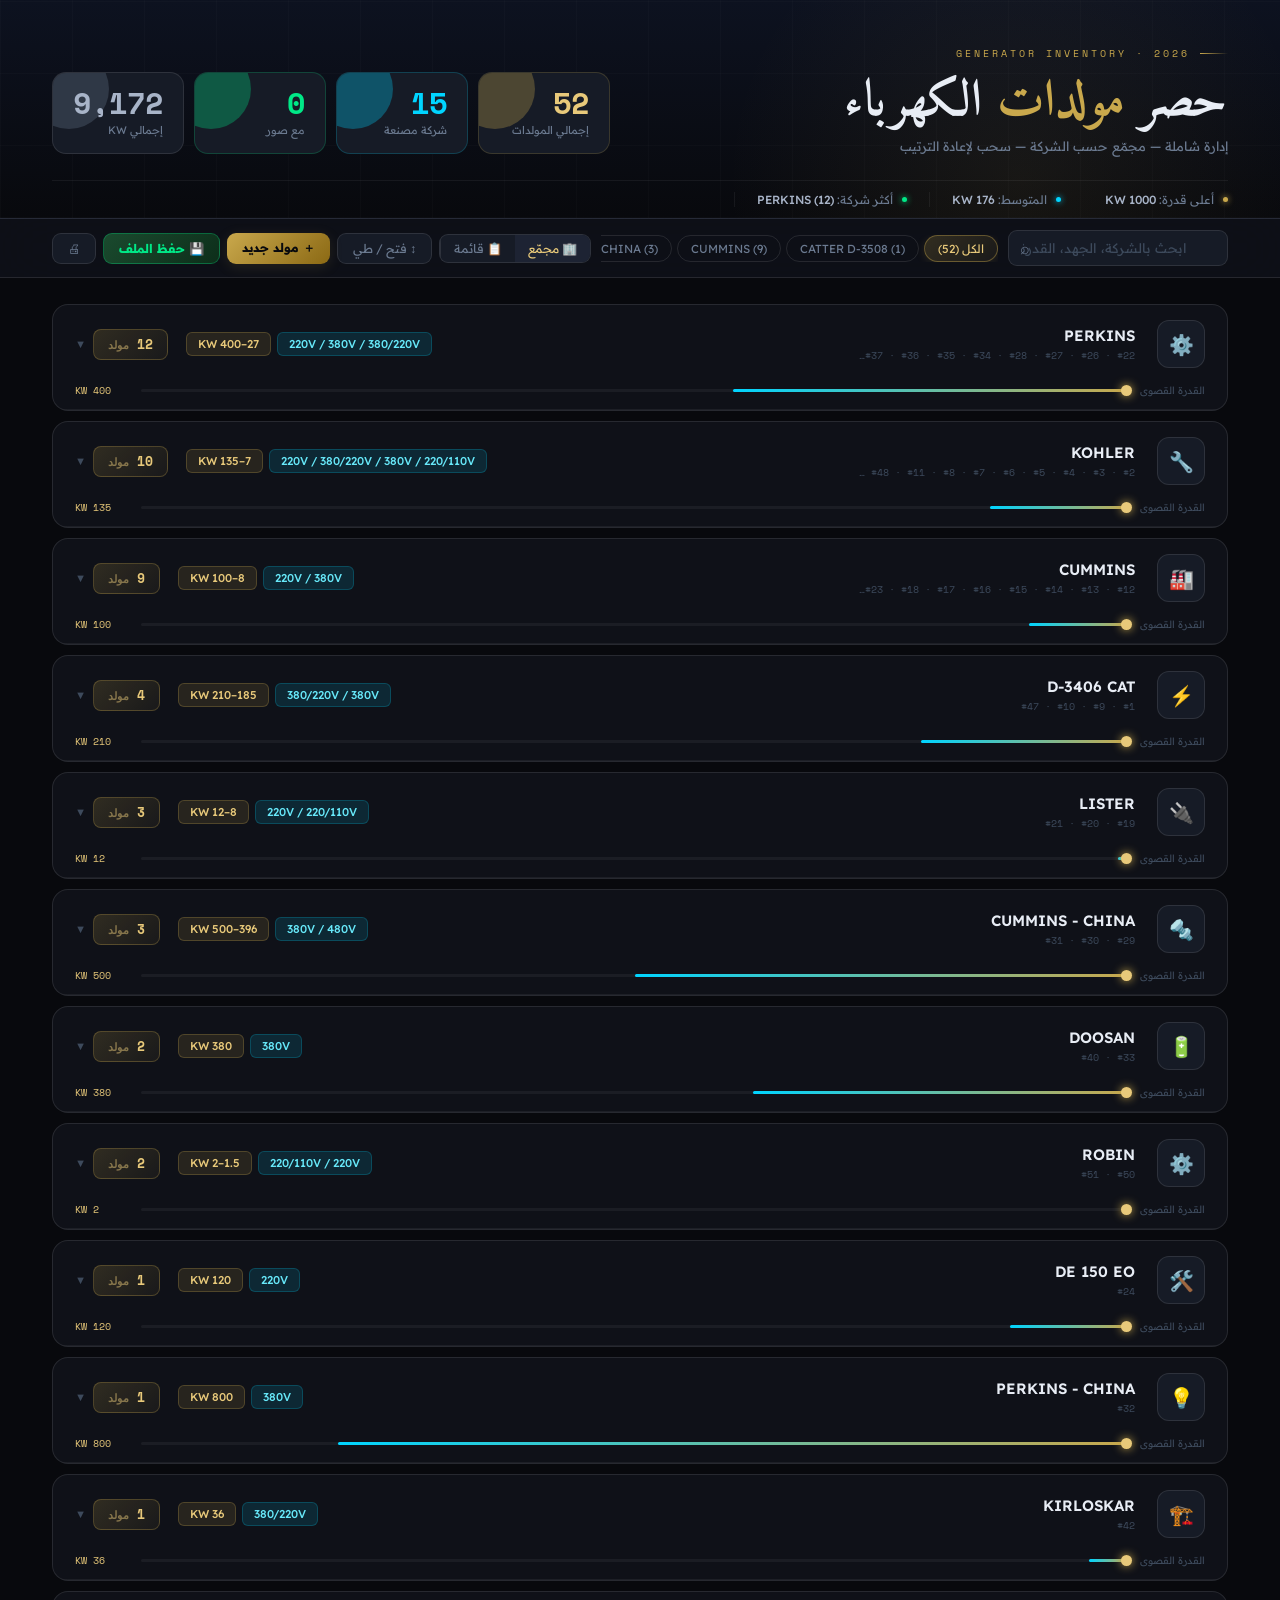
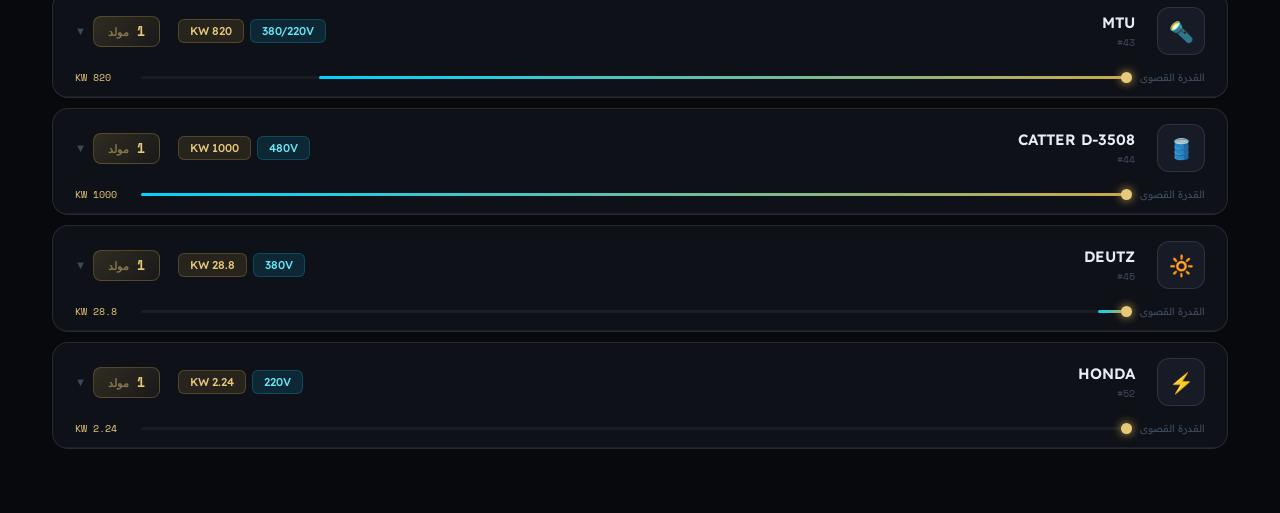
<file: حصر_مولدات_محفوظ.html>
<!DOCTYPE html> 
<html lang="ar" dir="rtl">
<head>
<meta charset="UTF-8">
<meta name="viewport" content="width=device-width, initial-scale=1.0">
<title>حصر مولدات الكهرباء</title>
<link href="https://fonts.googleapis.com/css2?family=Amiri:wght@400;700&family=Readex+Pro:wght@300;400;500;600;700&family=Space+Mono:wght@400;700&display=swap" rel="stylesheet">
<style>
:root{
  --bg:#08090D;--s1:#0F1118;--s2:#161B26;--s3:#1D2333;
  --b1:rgba(255,255,255,.06);--b2:rgba(255,255,255,.10);--b3:rgba(255,255,255,.18);
  --gold:#C9A84C;--gold2:#E8C97A;--gold3:#8B6914;--gfog:rgba(201,168,76,.13);
  --elec:#00D4FF;--efog:rgba(0,212,255,.12);
  --grn:#00E887;--gfog2:rgba(0,232,135,.11);
  --red:#FF4B4B;
  --t1:#E8EDF5;--t2:#A8B4C8;--t3:#6B7A90;--t4:#3D4A5C;
}
*{margin:0;padding:0;box-sizing:border-box;}
html{scroll-behavior:smooth;}
body{font-family:'Readex Pro',sans-serif;background:var(--bg);color:var(--t1);direction:rtl;min-height:100vh;overflow-x:hidden;}

/* ── HERO ── */
.hero{position:relative;padding:0 52px;background:linear-gradient(180deg,#0D1220 0%,var(--bg) 100%);border-bottom:1px solid var(--b2);overflow:hidden;}
.hero::before{content:'';position:absolute;top:-140px;right:-60px;width:640px;height:640px;background:radial-gradient(ellipse,rgba(201,168,76,.08) 0%,transparent 65%);pointer-events:none;}
.hero::after{content:'';position:absolute;inset:0;background:repeating-linear-gradient(90deg,rgba(255,255,255,.014) 0,rgba(255,255,255,.014) 1px,transparent 1px,transparent 72px),repeating-linear-gradient(0deg,rgba(255,255,255,.014) 0,rgba(255,255,255,.014) 1px,transparent 1px,transparent 72px);pointer-events:none;}
.hero-top{position:relative;z-index:1;display:grid;grid-template-columns:1fr auto;align-items:end;gap:32px;padding:46px 0 26px;border-bottom:1px solid var(--b1);}
.htag{display:flex;align-items:center;gap:10px;margin-bottom:14px;}
.htag-ln{width:28px;height:1px;background:linear-gradient(90deg,var(--gold),transparent);}
.htag span{font-family:'Space Mono',monospace;font-size:.6rem;letter-spacing:3px;color:var(--gold);text-transform:uppercase;}
.htitle{font-family:'Amiri',serif;font-size:3.2rem;font-weight:700;line-height:1.1;color:var(--t1);}
.htitle em{color:var(--gold);font-style:normal;}
.hsub{font-size:.81rem;color:var(--t3);margin-top:8px;}

/* KPI */
.krow{display:grid;grid-template-columns:repeat(4,1fr);gap:10px;min-width:320px;}
.kpi{background:var(--s2);border:1px solid var(--b2);border-radius:14px;padding:16px 20px;position:relative;overflow:hidden;transition:border-color .3s,transform .2s;cursor:default;}
.kpi:hover{transform:translateY(-2px);}
.kglow{position:absolute;top:-24px;left:-24px;width:80px;height:80px;border-radius:50%;opacity:.3;}
.k-gold{border-color:rgba(201,168,76,.2);} .k-gold .kglow{background:var(--gold);} .k-gold .knum{color:var(--gold2);}
.k-elec{border-color:rgba(0,212,255,.2);} .k-elec .kglow{background:var(--elec);} .k-elec .knum{color:var(--elec);}
.k-grn {border-color:rgba(0,232,135,.2);} .k-grn  .kglow{background:var(--grn);} .k-grn  .knum{color:var(--grn);}
.k-mst {border-color:var(--b2);}          .k-mst  .kglow{background:var(--t3);} .k-mst  .knum{color:var(--t2);}
.knum{font-family:'Space Mono',monospace;font-size:1.85rem;font-weight:700;line-height:1;position:relative;}
.klbl{font-size:.68rem;color:var(--t3);margin-top:5px;position:relative;}

/* metrics */
.hstrip{position:relative;z-index:1;display:flex;align-items:center;padding:11px 0;}
.ms{display:flex;align-items:center;gap:9px;padding:0 22px;border-left:1px solid var(--b1);}
.ms:first-child{padding-right:0;border-left:none;}
.msdot{width:5px;height:5px;border-radius:50%;flex-shrink:0;}
.msdot.g{background:var(--gold);box-shadow:0 0 6px var(--gold);}
.msdot.e{background:var(--elec);box-shadow:0 0 6px var(--elec);}
.msdot.r{background:var(--grn);box-shadow:0 0 6px var(--grn);}
.mstxt{font-size:.74rem;color:var(--t3);} .mstxt strong{color:var(--t2);font-weight:500;}

/* ── CMDBAR ── */
.cmdbar{background:rgba(15,17,24,.92);border-bottom:1px solid var(--b2);padding:11px 52px;display:flex;align-items:center;gap:10px;flex-wrap:wrap;position:sticky;top:0;z-index:200;backdrop-filter:blur(28px);}
.srch{position:relative;flex:1;min-width:220px;}
.srch input{width:100%;background:var(--s2);border:1px solid var(--b2);border-radius:9px;padding:9px 40px 9px 14px;font-family:'Readex Pro',sans-serif;font-size:.83rem;color:var(--t1);outline:none;transition:all .2s;}
.srch input::placeholder{color:var(--t4);}
.srch input:focus{border-color:rgba(201,168,76,.4);box-shadow:0 0 0 3px var(--gfog);}
.srch::after{content:'⌕';position:absolute;left:12px;top:50%;transform:translateY(-50%);color:var(--t3);font-size:1rem;pointer-events:none;}
.prow{display:flex;gap:5px;overflow-x:auto;flex:2;}
.prow::-webkit-scrollbar{height:0;}
.fp{white-space:nowrap;padding:5px 13px;border:1px solid var(--b2);border-radius:20px;background:transparent;color:var(--t3);font-family:'Readex Pro',sans-serif;font-size:.73rem;cursor:pointer;transition:all .2s;flex-shrink:0;}
.fp:hover{border-color:rgba(201,168,76,.3);color:var(--gold2);}
.fp.on{background:linear-gradient(135deg,rgba(201,168,76,.2),rgba(201,168,76,.07));border-color:rgba(201,168,76,.4);color:var(--gold2);box-shadow:0 2px 10px var(--gfog);}
.cbarr{margin-right:auto;display:flex;gap:7px;align-items:center;}
.vseg{display:flex;background:var(--s2);border:1px solid var(--b2);border-radius:9px;overflow:hidden;}
.vsb{padding:6px 13px;border:none;background:transparent;color:var(--t3);font-family:'Readex Pro',sans-serif;font-size:.76rem;cursor:pointer;transition:all .2s;border-left:1px solid var(--b2);}
.vsb:first-child{border-left:none;}
.vsb.on{background:var(--s3);color:var(--gold2);}
.acb{display:flex;align-items:center;gap:5px;padding:7px 15px;border:none;border-radius:9px;font-family:'Readex Pro',sans-serif;font-size:.77rem;cursor:pointer;transition:all .2s;}
.acb-add{background:linear-gradient(135deg,var(--gold),var(--gold3));color:var(--bg);font-weight:700;box-shadow:0 3px 14px var(--gfog);}
.acb-add:hover{transform:translateY(-1px);box-shadow:0 5px 20px var(--gfog);}
.acb-save{background:linear-gradient(135deg,#1a4a2e,#0d2e1a);border:1px solid rgba(0,232,135,.3);color:var(--grn);font-weight:700;}
.acb-save:hover{border-color:rgba(0,232,135,.5);box-shadow:0 3px 14px rgba(0,232,135,.15);transform:translateY(-1px);}
.acb-gh{background:var(--s2);border:1px solid var(--b2);color:var(--t3);}
.acb-gh:hover{border-color:var(--b3);color:var(--t2);}

/* ── MAIN ── */
main{padding:26px 52px 64px;position:relative;z-index:1;}

/* ── BRAND BLOCKS ── */
.blist{display:flex;flex-direction:column;gap:10px;}
.bb{background:var(--s1);border:1px solid var(--b2);border-radius:16px;overflow:hidden;transition:border-color .3s,box-shadow .3s;animation:rise .35s ease both;}
@keyframes rise{from{opacity:0;transform:translateY(12px)}to{opacity:1;transform:none}}
.bb:nth-child(1){animation-delay:.03s}.bb:nth-child(2){animation-delay:.06s}
.bb:nth-child(3){animation-delay:.09s}.bb:nth-child(4){animation-delay:.12s}
.bb:nth-child(n+5){animation-delay:.15s}
.bb:hover{border-color:rgba(201,168,76,.2);}
.bb.open{border-color:rgba(201,168,76,.38);box-shadow:0 8px 40px rgba(0,0,0,.44);}

.bhead{display:grid;grid-template-columns:52px 1fr auto auto;align-items:center;gap:18px;padding:15px 22px;cursor:pointer;user-select:none;transition:background .2s;}
.bhead:hover{background:rgba(255,255,255,.018);}
.bb.open .bhead{background:rgba(201,168,76,.03);}
.bico{width:48px;height:48px;border-radius:12px;display:flex;align-items:center;justify-content:center;font-size:1.25rem;border:1px solid var(--b2);background:var(--s2);flex-shrink:0;transition:border-color .3s,box-shadow .3s;}
.bb.open .bico{border-color:rgba(201,168,76,.28);box-shadow:0 0 14px var(--gfog);}
.binf .bname{font-size:.94rem;font-weight:600;color:var(--t1);}
.binf .bnos{font-family:'Space Mono',monospace;font-size:.6rem;color:var(--t4);margin-top:3px;white-space:nowrap;overflow:hidden;text-overflow:ellipsis;max-width:280px;}
.bchips{display:flex;gap:6px;align-items:center;}
.ck{padding:4px 11px;border-radius:6px;font-size:.71rem;font-weight:500;border:1px solid;}
.ck-v{background:var(--efog);border-color:rgba(0,212,255,.2);color:#67E8F9;}
.ck-p{background:var(--gfog);border-color:rgba(201,168,76,.25);color:var(--gold2);}
.bright{display:flex;align-items:center;gap:7px;}
.bcnt{background:linear-gradient(135deg,rgba(201,168,76,.18),rgba(201,168,76,.06));border:1px solid rgba(201,168,76,.28);border-radius:8px;padding:5px 14px;font-family:'Space Mono',monospace;font-size:.8rem;font-weight:700;color:var(--gold2);white-space:nowrap;}
.bphc{background:var(--efog);border:1px solid rgba(0,212,255,.2);border-radius:6px;padding:3px 9px;font-size:.67rem;color:var(--elec);}
.bchv{color:var(--t4);font-size:.7rem;transition:transform .35s cubic-bezier(.4,0,.2,1);}
.bb.open .bchv{transform:rotate(180deg);}

/* power bar */
.bbar{display:flex;align-items:center;gap:12px;padding:0 22px 11px;border-bottom:1px solid var(--b1);}
.bbar-l{font-size:.63rem;color:var(--t4);min-width:62px;}
.bbar-t{flex:1;height:3px;background:rgba(255,255,255,.05);border-radius:2px;position:relative;}
.bbar-f{height:100%;border-radius:2px;background:linear-gradient(90deg,var(--elec),var(--gold));transition:width .8s cubic-bezier(.4,0,.2,1);}
.bbar-f::after{content:'';position:absolute;right:-4px;top:-4px;width:11px;height:11px;border-radius:50%;background:var(--gold2);box-shadow:0 0 10px var(--gold);}
.bbar-v{font-family:'Space Mono',monospace;font-size:.63rem;color:var(--gold2);min-width:54px;text-align:left;}

/* ── UNITS TABLE ── */
.upanel{display:none;}
.bb.open .upanel{display:block;}
.utbl{width:100%;border-collapse:collapse;}
.utbl thead tr{background:rgba(255,255,255,.022);border-bottom:1px solid var(--b2);}
.utbl thead th{padding:9px 10px;text-align:center;font-family:'Space Mono',monospace;font-size:.58rem;font-weight:400;color:var(--t4);letter-spacing:1px;text-transform:uppercase;}
.utbl tbody tr{border-bottom:1px solid var(--b1);transition:background .15s;}
.utbl tbody tr:last-child{border-bottom:none;}
.utbl tbody tr:hover{background:rgba(255,255,255,.02);}
.utbl tbody td{padding:10px 10px;font-size:.82rem;color:var(--t2);vertical-align:middle;text-align:center;}

/* drag */
.dh{cursor:grab;color:var(--t4);font-size:.95rem;transition:color .2s;user-select:none;}
.dh:hover{color:var(--gold2);}
.drag-row{transition:opacity .18s;}
.drag-row.dragging{opacity:.28;background:rgba(201,168,76,.07) !important;}
.drag-row.drag-over td{border-top:2px solid var(--gold) !important;}

/* ── PHOTO ── */
.ph-cell{width:216px;padding:8px 10px !important;}
.ph-box{
  width:194px;height:152px;border-radius:12px;
  background:rgba(255,255,255,.03);border:2px dashed rgba(201,168,76,.2);
  display:flex;flex-direction:column;align-items:center;justify-content:center;
  cursor:pointer;transition:all .28s;gap:9px;margin:0 auto;
}
.ph-box:hover{border-color:var(--gold);background:var(--gfog);box-shadow:0 0 22px var(--gfog);transform:scale(1.02);}
.ph-icon{font-size:2.1rem;color:rgba(201,168,76,.28);transition:color .2s;}
.ph-lbl{font-size:.7rem;color:var(--t4);letter-spacing:.4px;transition:color .2s;}
.ph-box:hover .ph-icon{color:var(--gold2);}
.ph-box:hover .ph-lbl{color:var(--gold2);}
.ph-img{width:194px;height:152px;border-radius:12px;position:relative;overflow:hidden;cursor:pointer;margin:0 auto;border:1px solid var(--b2);transition:border-color .2s;}
.ph-img:hover{border-color:var(--gold);}
.ph-img img{width:100%;height:100%;object-fit:cover;display:block;transition:transform .35s;}
.ph-img:hover img{transform:scale(1.07);}
.ph-ov{position:absolute;inset:0;background:rgba(0,0,0,.54);display:flex;align-items:center;justify-content:center;opacity:0;transition:opacity .2s;font-size:.76rem;color:var(--gold2);font-weight:600;}
.ph-img:hover .ph-ov{opacity:1;}

/* badges */
.ntag{display:inline-block;background:rgba(255,255,255,.07);border:1px solid var(--b2);border-radius:6px;padding:2px 9px;font-family:'Space Mono',monospace;font-size:.71rem;font-weight:700;color:var(--t1);}
.vtag{display:inline-block;background:var(--efog);border:1px solid rgba(0,212,255,.2);border-radius:6px;padding:2px 9px;font-size:.71rem;color:#67E8F9;}
.ptag{display:inline-block;background:var(--gfog);border:1px solid rgba(201,168,76,.25);border-radius:6px;padding:2px 9px;font-size:.71rem;font-weight:600;color:var(--gold2);}

/* row actions */
.ra{display:flex;gap:4px;justify-content:center;}
.rib{width:29px;height:29px;border-radius:7px;border:1px solid var(--b2);background:transparent;cursor:pointer;font-size:.77rem;display:flex;align-items:center;justify-content:center;color:var(--t3);transition:all .15s;}
.rib.rph:hover{background:var(--gfog);border-color:rgba(201,168,76,.3);color:var(--gold2);}
.rib.red:hover{background:var(--efog);border-color:rgba(0,212,255,.3);color:var(--elec);}
.rib.rdl:hover{background:rgba(255,75,75,.1);border-color:rgba(255,75,75,.3);color:var(--red);}

.add-u{width:100%;padding:9px;border:none;border-top:1px solid var(--b1);background:rgba(0,232,135,.04);color:var(--grn);font-family:'Readex Pro',sans-serif;font-size:.79rem;font-weight:500;cursor:pointer;transition:background .2s;display:flex;align-items:center;justify-content:center;gap:7px;}
.add-u:hover{background:rgba(0,232,135,.09);}

/* ── LIST VIEW ── */
.lw{background:var(--s1);border:1px solid var(--b2);border-radius:16px;overflow:hidden;}
.lh,.lr{display:grid;grid-template-columns:210px 56px 1fr 115px 115px 170px 88px;align-items:center;gap:10px;padding:10px 18px;}
.lh{background:rgba(255,255,255,.022);border-bottom:1px solid var(--b2);}
.lh span{font-family:'Space Mono',monospace;font-size:.58rem;letter-spacing:1px;color:var(--t4);text-transform:uppercase;text-align:center;}
.lr{border-bottom:1px solid var(--b1);transition:background .14s;}
.lr:last-child{border-bottom:none;}
.lr:hover{background:rgba(255,255,255,.02);}
.lr>*{text-align:center;}

/* ── MODAL ── */
.ov{position:fixed;inset:0;background:rgba(0,0,0,.72);z-index:400;display:flex;align-items:center;justify-content:center;padding:20px;backdrop-filter:blur(10px);}
.ov.hidden{display:none;}
.modal{background:var(--s1);border:1px solid var(--b3);border-radius:20px;width:100%;max-width:480px;max-height:92vh;overflow-y:auto;padding:28px 30px;position:relative;box-shadow:0 40px 100px rgba(0,0,0,.7);animation:mIn .23s ease;}
@keyframes mIn{from{opacity:0;transform:scale(.95) translateY(14px)}to{opacity:1;transform:none}}
.mhd{display:flex;align-items:center;gap:10px;margin-bottom:22px;padding-bottom:15px;border-bottom:1px solid var(--b1);}
.mhd::before{content:'';width:4px;height:22px;background:linear-gradient(180deg,var(--gold),var(--gold3));border-radius:2px;flex-shrink:0;}
.mhd h2{font-family:'Amiri',serif;font-size:1.22rem;font-weight:700;color:var(--t1);}
.fgrid{display:grid;grid-template-columns:1fr 1fr;gap:12px;}
.fg{} .fg.full{grid-column:1/-1;}
.fg label{display:block;font-size:.68rem;font-weight:600;color:var(--t3);margin-bottom:5px;letter-spacing:.6px;text-transform:uppercase;}
.fg input,.fg select,.fg textarea{width:100%;background:var(--s2);border:1px solid var(--b2);border-radius:9px;padding:9px 12px;font-family:'Readex Pro',sans-serif;font-size:.86rem;color:var(--t1);outline:none;transition:all .2s;}
.fg input:focus,.fg select:focus,.fg textarea:focus{border-color:rgba(201,168,76,.42);box-shadow:0 0 0 3px var(--gfog);}
.fg input::placeholder,.fg textarea::placeholder{color:var(--t4);}
.fg textarea{resize:vertical;min-height:58px;}
.fg select{appearance:none;cursor:pointer;}
.fg select option{background:var(--s2);}
.fsec{grid-column:1/-1;font-family:'Space Mono',monospace;font-size:.58rem;letter-spacing:2px;color:var(--t4);text-transform:uppercase;padding:6px 0 2px;border-top:1px solid var(--b1);margin-top:2px;}
.macts{display:flex;gap:10px;margin-top:20px;}
.btn-sv{flex:1;padding:11px;background:linear-gradient(135deg,var(--gold),var(--gold3));color:var(--bg);border:none;border-radius:10px;font-family:'Readex Pro',sans-serif;font-size:.9rem;font-weight:700;cursor:pointer;transition:all .2s;box-shadow:0 4px 14px var(--gfog);}
.btn-sv:hover{transform:translateY(-1px);box-shadow:0 6px 22px var(--gfog);}
.btn-cn{padding:11px 18px;background:var(--s2);color:var(--t3);border:1px solid var(--b2);border-radius:10px;font-family:'Readex Pro',sans-serif;font-size:.9rem;cursor:pointer;transition:all .2s;}
.btn-cn:hover{border-color:var(--b3);color:var(--t2);}
.xbtn{position:absolute;top:15px;left:15px;width:28px;height:28px;background:var(--s2);border:1px solid var(--b2);border-radius:50%;cursor:pointer;color:var(--t3);font-size:.78rem;display:flex;align-items:center;justify-content:center;transition:all .2s;}
.xbtn:hover{color:var(--t2);}
.conf-txt{color:var(--t3);font-size:.86rem;line-height:1.7;margin:6px 0 16px;}
.btn-del{flex:1;padding:11px;background:linear-gradient(135deg,#EF4444,#B91C1C);color:#fff;border:none;border-radius:10px;font-family:'Readex Pro',sans-serif;font-size:.9rem;font-weight:700;cursor:pointer;}
.btn-del:hover{transform:translateY(-1px);}

input[type=file]{display:none;}
.empty{text-align:center;padding:80px;color:var(--t4);}
.empty-i{font-size:2.8rem;opacity:.22;display:block;margin-bottom:10px;}
::-webkit-scrollbar{width:4px;height:4px;}
::-webkit-scrollbar-track{background:var(--bg);}
::-webkit-scrollbar-thumb{background:var(--t4);border-radius:2px;}
/* ══════════════════════════════════════
   RESPONSIVE — iPad (641px-1024px)
══════════════════════════════════════ */
@media(min-width:641px) and (max-width:1024px){
  .hero{padding:0 28px;}
  .hero-top{grid-template-columns:1fr;gap:20px;padding:36px 0 22px;}
  .htitle{font-size:2.6rem;}
  .krow{grid-template-columns:repeat(4,1fr);min-width:0;gap:10px;}
  .knum{font-size:1.7rem;}
  .hstrip{flex-wrap:wrap;gap:4px;}
  .cmdbar{padding:10px 28px;gap:10px;}
  .prow{max-width:380px;}
  .cbarr{gap:6px;}
  .acb{padding:8px 13px;font-size:.8rem;}
  main{padding:22px 28px 52px;}
  .bhead{grid-template-columns:48px 1fr auto auto;gap:14px;padding:14px 18px;}
  .bchips{display:flex;}
  .ph-cell{width:164px !important;padding:8px 10px !important;}
  .ph-box,.ph-img{width:148px !important;height:118px !important;border-radius:10px;}
  .ph-box{max-width:148px;}
  .utbl thead{display:table-header-group;}
  .utbl tbody tr{display:table-row;}
  .utbl tbody td{display:table-cell;padding:10px 10px;}
  .utbl tbody td::before{display:none;}
  .lh,.lr{grid-template-columns:164px 50px 1fr 105px 105px 150px 82px;gap:8px;padding:10px 14px;}
  .lw .lh{display:grid;}
  .modal{border-radius:18px;max-width:520px;}
  .fgrid{grid-template-columns:1fr 1fr;}
  .fg.full{grid-column:1/-1;}
  .ov{align-items:center;padding:20px;}
}

/* ══════════════════════════════════════
   RESPONSIVE — Mobile (≤640px)
══════════════════════════════════════ */
@media(max-width:640px){
  /* Hero */
  .hero{padding:0 16px;}
  .hero-top{padding:24px 0 16px;gap:16px;}
  .htag{display:none;}
  .htitle{font-size:1.9rem;}
  .hsub{font-size:.75rem;}
  .krow{grid-template-columns:repeat(2,1fr);gap:8px;min-width:0;}
  .kpi{padding:12px 14px;border-radius:11px;}
  .knum{font-size:1.4rem;}
  .klbl{font-size:.62rem;}
  .hstrip{flex-wrap:wrap;gap:6px;padding:10px 0;}
  .ms{padding:0 10px;border-left:none;}
  .ms:first-child{padding-right:0;}
  .mstxt{font-size:.7rem;}

  /* Cmdbar */
  .cmdbar{padding:10px 16px;gap:8px;}
  .srch{min-width:0;order:1;flex:1 1 100%;}
  .prow{display:none;}
  .cbarr{margin-right:0;width:100%;order:2;justify-content:space-between;flex-wrap:wrap;gap:6px;}
  .vseg{flex:1;}
  .vsb{flex:1;font-size:.72rem;padding:7px 8px;}
  .acb{font-size:.72rem;padding:7px 10px;}
  .acb-save span,.acb-gh span{display:none;}

  /* Main */
  main{padding:14px 12px 48px;}

  /* Brand blocks */
  .bhead{grid-template-columns:40px 1fr auto;gap:10px;padding:12px 14px;}
  .bchips{display:none;}
  .bico{width:40px;height:40px;font-size:1.1rem;border-radius:10px;}
  .binf .bname{font-size:.88rem;}
  .binf .bnos{font-size:.56rem;max-width:160px;}
  .bcnt{font-size:.72rem;padding:4px 10px;}
  .bphc{display:none;}
  .bbar{padding:0 14px 10px;}

  /* Units table → card layout on mobile */
  .utbl thead{display:none;}
  .utbl tbody tr{
    display:flex;flex-direction:column;
    padding:12px 14px;gap:10px;
    border-bottom:1px solid var(--b1);
  }
  .utbl tbody td{
    display:flex;align-items:center;justify-content:space-between;
    padding:0;text-align:right;font-size:.82rem;
    border:none;
  }
  .utbl tbody td::before{
    content:attr(data-label);
    font-size:.65rem;color:var(--t4);font-family:'Space Mono',monospace;
    letter-spacing:.5px;text-transform:uppercase;flex-shrink:0;margin-left:10px;
  }
  /* Photo on mobile — centered full width */
  .ph-cell{width:100% !important;padding:0 !important;justify-content:center;}
  .ph-cell::before{display:none;}
  .ph-box,.ph-img{width:100%;height:180px;border-radius:10px;}
  .ph-box{max-width:100%;}
  .ph-icon{font-size:2.4rem;}
  .ph-lbl{font-size:.75rem;}
  /* drag handle cell — hide on mobile (use long-press reorder instead) */
  .utbl tbody td:first-child{display:none;}
  /* actions cell */
  .utbl tbody td:last-child{justify-content:flex-end;}
  .utbl tbody td:last-child::before{display:none;}
  .rib{width:36px;height:36px;font-size:.9rem;}

  /* List view on mobile */
  .lw .lh{display:none;}
  .lr{
    display:flex;flex-direction:column;
    align-items:flex-start;gap:8px;padding:14px 16px;
  }
  .lr>*{text-align:right;}
  .lr>div:first-child{width:100%;}
  .ph-img,.ph-box{width:100%;height:160px;max-width:100%;}

  /* Modal */
  .modal{padding:22px 18px;border-radius:16px 16px 0 0;position:fixed;bottom:0;top:auto;max-width:100%;margin:0;border-bottom-left-radius:0;border-bottom-right-radius:0;max-height:88vh;}
  .fgrid{grid-template-columns:1fr;}
  .fg.full{grid-column:1;}
  .ov{align-items:flex-end;padding:0;}

  /* add unit */
  .add-u{font-size:.85rem;padding:12px;}

  /* scrollbar hidden on mobile */
  ::-webkit-scrollbar{display:none;}
}

/* ══════════════════════════════════════
   TOUCH — bigger tap targets
══════════════════════════════════════ */
@media(hover:none){
  .rib{width:38px;height:38px;}
  .fp{padding:8px 14px;}
  .bhead{min-height:64px;}
}

/* ══════════════════════════════════════
   PRINT
══════════════════════════════════════ */
@media print{
  body{background:#fff;color:#000;}
  .cmdbar,.ra,.add-u,.ov,.macts,.cbarr,.hero::after{display:none!important;}
  .upanel{display:block!important;}
  .bb{background:#fff;border:1px solid #ccc;break-inside:avoid;}
}
</style>
</head>
<body>

<header class="hero">
  <div class="hero-top">
    <div>
      <div class="htag"><div class="htag-ln"></div><span>Generator Inventory · 2026</span></div>
      <h1 class="htitle">حصر <em>مولدات</em> الكهرباء</h1>
      <p class="hsub">إدارة شاملة — مجمّع حسب الشركة — سحب لإعادة الترتيب</p>
    </div>
    <div class="krow">
      <div class="kpi k-gold"><div class="kglow"></div><div class="knum" id="k1">0</div><div class="klbl">إجمالي المولدات</div></div>
      <div class="kpi k-elec"><div class="kglow"></div><div class="knum" id="k2">0</div><div class="klbl">شركة مصنعة</div></div>
      <div class="kpi k-grn"> <div class="kglow"></div><div class="knum" id="k3">0</div><div class="klbl">مع صور</div></div>
      <div class="kpi k-mst"><div class="kglow"></div><div class="knum" id="k4">0</div><div class="klbl">إجمالي KW</div></div>
    </div>
  </div>
  <div class="hstrip">
    <div class="ms"><div class="msdot g"></div><span class="mstxt">أعلى قدرة: <strong id="m1">—</strong></span></div>
    <div class="ms"><div class="msdot e"></div><span class="mstxt">المتوسط: <strong id="m2">—</strong></span></div>
    <div class="ms"><div class="msdot r"></div><span class="mstxt">أكثر شركة: <strong id="m3">—</strong></span></div>
  </div>
</header>

<div class="cmdbar">
  <div class="srch"><input type="text" id="q" placeholder="ابحث بالشركة، الجهد، القدرة، الرقم، الموقع..." oninput="render()"></div>
  <div class="prow" id="pills"></div>
  <div class="cbarr">
    <div class="vseg">
      <button class="vsb on" id="vg" onclick="setV('g')">🏢 مجمّع</button>
      <button class="vsb" id="vl" onclick="setV('l')">📋 قائمة</button>
    </div>
    <button class="acb acb-gh" onclick="toggleAll()">↕ فتح / طي</button>
    <button class="acb acb-add" onclick="openAdd(null)">＋ مولد جديد</button>
    <button class="acb acb-save" onclick="exportFile()" title="حفظ الملف مع الصور بداخله">💾 حفظ الملف</button>
    <button class="acb acb-gh" onclick="window.print()">🖨</button>
  </div>
</div>

<main>
  <div id="view"></div>
  <div class="empty" id="empty" style="display:none"><span class="empty-i">⌕</span>لا توجد نتائج</div>
</main>

<input type="file" id="fi" accept="image/*">

<div class="ov hidden" id="m-ov">
  <div class="modal">
    <button class="xbtn" onclick="closeM()">✕</button>
    <div class="mhd"><h2 id="m-ttl">إضافة مولد</h2></div>
    <div class="fgrid">
      <div class="fg"><label>الرقم *</label><input type="number" id="f-no" min="1"></div>
      <div class="fg"><label>الشركة *</label><input type="text" id="f-br" list="bdl"><datalist id="bdl"></datalist></div>
      <div class="fg"><label>الجهد *</label><input type="text" id="f-vt" list="vdl"><datalist id="vdl"><option value="220V"><option value="380V"><option value="480V"><option value="380/220V"><option value="220/110V"></datalist></div>
      <div class="fg"><label>القدرة *</label><input type="text" id="f-pw" placeholder="100 KW"></div>
      <div class="fsec">— بيانات إضافية</div>
      <div class="fg full"><label>الموقع / المبنى</label><input type="text" id="f-lc" placeholder="المبنى A — الطابق 2"></div>
      <div class="fg full"><label>ملاحظات</label><textarea id="f-nt" placeholder="..."></textarea></div>
    </div>
    <div class="macts">
      <button class="btn-sv" onclick="saveG()">💾 حفظ</button>
      <button class="btn-cn" onclick="closeM()">إلغاء</button>
    </div>
  </div>
</div>

<div class="ov hidden" id="d-ov">
  <div class="modal" style="max-width:360px">
    <div class="mhd"><h2>تأكيد الحذف</h2></div>
    <p class="conf-txt" id="d-txt"></p>
    <div class="macts">
      <button class="btn-del" onclick="doDelete()">🗑 حذف نهائياً</button>
      <button class="btn-cn" onclick="closeD()">إلغاء</button>
    </div>
  </div>
</div>

<script>
const DEF=[
  {no:1,v:"380/220V",p:"185 KW",b:"D-3406 CAT",lc:"",nt:""},
  {no:2,v:"220V",p:"8 KW",b:"KOHLER",lc:"",nt:""},{no:3,v:"220V",p:"8 KW",b:"KOHLER",lc:"",nt:""},
  {no:4,v:"220V",p:"8 KW",b:"KOHLER",lc:"",nt:""},{no:5,v:"220V",p:"8 KW",b:"KOHLER",lc:"",nt:""},
  {no:6,v:"220V",p:"8 KW",b:"KOHLER",lc:"",nt:""},{no:7,v:"220V",p:"8 KW",b:"KOHLER",lc:"",nt:""},
  {no:8,v:"220V",p:"8 KW",b:"KOHLER",lc:"",nt:""},
  {no:9,v:"380/220V",p:"210 KW",b:"D-3406 CAT",lc:"",nt:""},
  {no:10,v:"380/220V",p:"200 KW",b:"D-3406 CAT",lc:"",nt:""},
  {no:11,v:"380/220V",p:"135 KW",b:"KOHLER",lc:"",nt:""},
  {no:12,v:"220V",p:"8 KW",b:"CUMMINS",lc:"",nt:""},
  {no:13,v:"380V",p:"48 KW",b:"CUMMINS",lc:"",nt:""},{no:14,v:"380V",p:"48 KW",b:"CUMMINS",lc:"",nt:""},
  {no:15,v:"380V",p:"48 KW",b:"CUMMINS",lc:"",nt:""},{no:16,v:"380V",p:"48 KW",b:"CUMMINS",lc:"",nt:""},
  {no:17,v:"380V",p:"48 KW",b:"CUMMINS",lc:"",nt:""},{no:18,v:"380V",p:"48 KW",b:"CUMMINS",lc:"",nt:""},
  {no:19,v:"220V",p:"8 KW",b:"LISTER",lc:"",nt:""},{no:20,v:"220V",p:"8 KW",b:"LISTER",lc:"",nt:""},
  {no:21,v:"220/110V",p:"12 KW",b:"LISTER",lc:"",nt:""},
  {no:22,v:"220V",p:"27 KW",b:"PERKINS",lc:"",nt:""},
  {no:23,v:"380V",p:"100 KW",b:"CUMMINS",lc:"",nt:""},
  {no:24,v:"220V",p:"120 KW",b:"DE 150 EO",lc:"",nt:""},
  {no:25,v:"380V",p:"48 KW",b:"CUMMINS",lc:"",nt:""},
  {no:26,v:"380V",p:"28 KW",b:"PERKINS",lc:"",nt:""},{no:27,v:"380V",p:"27 KW",b:"PERKINS",lc:"",nt:""},
  {no:28,v:"380/220V",p:"350 KW",b:"PERKINS",lc:"",nt:""},
  {no:29,v:"380V",p:"396 KW",b:"CUMMINS - CHINA",lc:"",nt:""},
  {no:30,v:"380V",p:"396 KW",b:"CUMMINS - CHINA",lc:"",nt:""},
  {no:31,v:"480V",p:"500 KW",b:"CUMMINS - CHINA",lc:"",nt:""},
  {no:32,v:"380V",p:"800 KW",b:"PERKINS - CHINA",lc:"",nt:""},
  {no:33,v:"380V",p:"380 KW",b:"DOOSAN",lc:"",nt:""},
  {no:34,v:"380V",p:"400 KW",b:"PERKINS",lc:"",nt:""},{no:35,v:"380V",p:"400 KW",b:"PERKINS",lc:"",nt:""},
  {no:36,v:"380/220V",p:"350 KW",b:"PERKINS",lc:"",nt:""},{no:37,v:"220V",p:"350 KW",b:"PERKINS",lc:"",nt:""},
  {no:38,v:"380V",p:"384 KW",b:"PERKINS",lc:"",nt:""},{no:39,v:"380V",p:"384 KW",b:"PERKINS",lc:"",nt:""},
  {no:40,v:"380V",p:"380 KW",b:"DOOSAN",lc:"",nt:""},
  {no:41,v:"380V",p:"100 KW",b:"PERKINS",lc:"",nt:""},
  {no:42,v:"380/220V",p:"36 KW",b:"KIRLOSKAR",lc:"",nt:""},
  {no:43,v:"380/220V",p:"820 KW",b:"MTU",lc:"",nt:""},
  {no:44,v:"480V",p:"1000 KW",b:"CATTER D-3508",lc:"",nt:""},
  {no:45,v:"380V",p:"28.8 KW",b:"DEUTZ",lc:"",nt:""},
  {no:46,v:"380V",p:"27 KW",b:"PERKINS",lc:"",nt:""},
  {no:47,v:"380V",p:"210 KW",b:"D-3406 CAT",lc:"",nt:""},
  {no:48,v:"380V",p:"7 KW",b:"KOHLER",lc:"",nt:""},
  {no:49,v:"220/110V",p:"7.5 KW",b:"KOHLER",lc:"",nt:""},
  {no:50,v:"220/110V",p:"2 KW",b:"ROBIN",lc:"",nt:""},
  {no:51,v:"220V",p:"1.5 KW",b:"ROBIN",lc:"",nt:""},
  {no:52,v:"220V",p:"2.24 KW",b:"HONDA",lc:"",nt:""},
];

let G=[],IMG={},V='g',OPEN=new Set(),BF='',editNo=null,delNo=null,imgNo=null;
const ICONS=['⚡','🔧','🏭','🔌','⚙️','🛠️','🔩','💡','🔋','🏗️','🔦','🛢️','🔆','⚙️'];
const BMAP={};let _bc=0;
function bI(b){if(!BMAP[b]){BMAP[b]=ICONS[_bc%ICONS.length];_bc++;}return BMAP[b];}

function save(){try{localStorage.setItem('gv6',JSON.stringify(G));localStorage.setItem('gi6',JSON.stringify(IMG));}catch(e){}}
function load(){
  try{
    // 1. بيانات مدمجة داخل الملف (من exportFile)
    if(window.__BAKED_G__ && window.__BAKED_G__.length){
      G=window.__BAKED_G__;
      IMG=window.__BAKED_IMG__||{};
    }
    // 2. localStorage
    else{
      const d=localStorage.getItem('gv6');
      G=d?JSON.parse(d):DEF.map(x=>({...x}));
      const i=localStorage.getItem('gi6');
      IMG=i?JSON.parse(i):{};
    }
  }catch(e){G=DEF.map(x=>({...x}));IMG={};}
  G.forEach(g=>bI(g.b));
}

/* ════ EXPORT — يعمل على جميع الأجهزة ════ */
async function exportFile(){
  showToast('⏳ جاري تحضير الملف...');
  try {
    const gJson = JSON.stringify(G);
    const imgJson = JSON.stringify(IMG);
    let src = await fetch(location.href).then(r=>r.text());

    // حقن البيانات
    if(src.includes('__BAKED_G__')){
      src = src.replace(
        /window\.__BAKED_G__\s*=[\s\S]*?window\.__BAKED_IMG__\s*=.*?;/,
        `window.__BAKED_G__=${gJson};\nwindow.__BAKED_IMG__=${imgJson};`
      );
    } else {
      src = src.replace('</body>',
        `<script id="__baked__">\nwindow.__BAKED_G__=${gJson};\nwindow.__BAKED_IMG__=${imgJson};\n<\/script>\n</body>`
      );
    }

    const blob = new Blob([src],{type:'text/html;charset=utf-8'});
    const fname = 'حصر_مولدات_محفوظ.html';

    // ── iOS Safari: Web Share API ──
    const isIOS = /iPhone|iPad|iPod/.test(navigator.userAgent);
    const isSafari = /^((?!chrome|android).)*safari/i.test(navigator.userAgent);

    if(isIOS || isSafari){
      // حاول Web Share مع ملف
      if(navigator.share){
        const file = new File([blob], fname, {type:'text/html'});
        try {
          await navigator.share({title:'حصر مولدات الكهرباء', files:[file]});
          showToast('✅ اختر "حفظ في الملفات" من القائمة');
          return;
        } catch(e){ /* المستخدم ألغى أو غير مدعوم — نكمل */ }
      }
      // Fallback iOS: data URI
      const reader = new FileReader();
      reader.onload = function(){
        const a = document.createElement('a');
        a.href = reader.result;
        a.download = fname;
        a.click();
      };
      reader.readAsDataURL(blob);
      showToast('✅ اضغط "حفظ في الملفات" إذا ظهرت نافذة');
      return;
    }

    // ── Android Chrome ──
    if('showSaveFilePicker' in window){
      try {
        const fh = await window.showSaveFilePicker({
          suggestedName: fname,
          types:[{description:'HTML File',accept:{'text/html':['.html']}}]
        });
        const w = await fh.createWritable();
        await w.write(blob);
        await w.close();
        showToast('✅ تم الحفظ بنجاح!');
        return;
      } catch(e){ /* ألغى أو غير مدعوم */ }
    }

    // ── Android / Desktop — تنزيل عادي ──
    const url = URL.createObjectURL(blob);
    const a = document.createElement('a');
    a.href = url; a.download = fname;
    document.body.appendChild(a);
    a.click();
    document.body.removeChild(a);
    setTimeout(()=>URL.revokeObjectURL(url),3000);
    showToast('✅ تم تنزيل الملف — تحقق من مجلد التنزيلات');

  } catch(err){
    console.warn(err);
    // آخر حل: حفظ البيانات كـ JSON
    const blob = new Blob([JSON.stringify({G,IMG})],{type:'application/json'});
    if(navigator.share){
      try {
        await navigator.share({title:'بيانات المولدات',files:[new File([blob],'بيانات.json',{type:'application/json'})]});
        showToast('✅ شارك أو احفظ الملف');
      } catch(e){ showToast('❌ تعذّر الحفظ — جرب Chrome أو Firefox'); }
    } else {
      showToast('❌ تعذّر الحفظ — جرب فتح الملف في Chrome');
    }
  }
}

function showToast(msg){
  const t=document.createElement('div');
  t.textContent=msg;
  t.style.cssText='position:fixed;bottom:28px;left:50%;transform:translateX(-50%);background:linear-gradient(135deg,#1a4a2e,#0d2e1a);border:1px solid rgba(0,232,135,.4);color:#00E887;padding:12px 24px;border-radius:10px;font-size:.85rem;font-weight:600;z-index:9999;box-shadow:0 8px 32px rgba(0,0,0,.5);animation:toastIn .3s ease';
  document.head.insertAdjacentHTML('beforeend','<style>@keyframes toastIn{from{opacity:0;transform:translateX(-50%) translateY(10px)}to{opacity:1;transform:translateX(-50%) translateY(0)}}</style>');
  document.body.appendChild(t);
  setTimeout(()=>t.remove(),3500);
}

function stats(list){
  const ph=G.filter(g=>IMG[g.no]).length;
  const kws=list.map(g=>parseFloat(g.p)||0);
  const tot=kws.reduce((s,k)=>s+k,0);
  const mx=Math.max(...kws,0);
  const topB=Object.entries(list.reduce((m,g)=>{m[g.b]=(m[g.b]||0)+1;return m;},{})).sort((a,b)=>b[1]-a[1])[0];
  document.getElementById('k1').textContent=G.length;
  document.getElementById('k2').textContent=new Set(G.map(g=>g.b)).size;
  document.getElementById('k3').textContent=ph;
  document.getElementById('k4').textContent=Math.round(G.reduce((s,g)=>s+(parseFloat(g.p)||0),0)).toLocaleString();
  document.getElementById('m1').textContent=mx+' KW';
  document.getElementById('m2').textContent=list.length?Math.round(tot/list.length)+' KW':'—';
  document.getElementById('m3').textContent=topB?topB[0]+' ('+topB[1]+')':'—';
}

function grp(list){const m={};list.forEach(g=>{(m[g.b]=m[g.b]||[]).push(g);});return Object.entries(m).sort((a,b)=>b[1].length-a[1].length);}

function phHtml(no){
  if(IMG[no])return`<div class="ph-img" onclick="pickImg(${no})"><img src="${IMG[no]}"><div class="ph-ov">🔄 تغيير</div></div>`;
  return`<div class="ph-box" onclick="pickImg(${no})"><span class="ph-icon">📷</span><span class="ph-lbl">اضغط لإضافة صورة</span></div>`;
}

function renderGrouped(list){
  const vEl=document.getElementById('view');
  vEl.innerHTML='';vEl.className='blist';
  const groups=grp(list);
  const gMax=Math.max(...list.map(g=>parseFloat(g.p)||0),1);
  groups.forEach(([brand,units])=>{
    const icon=bI(brand);
    const ph=units.filter(u=>IMG[u.no]).length;
    const kws=units.map(u=>parseFloat(u.p)||0);
    const maxK=Math.max(...kws),minK=Math.min(...kws);
    const volts=[...new Set(units.map(u=>u.v))];
    const pct=Math.round((maxK/gMax)*100);
    const isOpen=OPEN.has(brand);
    const brs=brand.replace(/'/g,"\\'");
    const rows=units.map(u=>`
      <tr class="drag-row" draggable="true" data-no="${u.no}">
        <td><span class="dh" title="سحب لإعادة الترتيب">⠿</span></td>
        <td class="ph-cell" data-label="الصورة">${phHtml(u.no)}</td>
        <td data-label="الرقم"><span class="ntag">#${u.no}</span></td>
        <td data-label="الجهد"><span class="vtag">${u.v}</span></td>
        <td data-label="القدرة"><span class="ptag">${u.p}</span></td>
        <td data-label="الموقع" style="font-size:.77rem;color:var(--t3)">${u.lc||'—'}</td>
        <td data-label="ملاحظات" style="font-size:.73rem;color:var(--t3)">${u.nt||'—'}</td>
        <td><div class="ra">
          <button class="rib rph" onclick="pickImg(${u.no})" title="صورة">📷</button>
          <button class="rib red" onclick="openEdit(${u.no})" title="تعديل">✏</button>
          <button class="rib rdl" onclick="openDel(${u.no})" title="حذف">✕</button>
        </div></td>
      </tr>`).join('');
    const bl=document.createElement('div');
    bl.className='bb'+(isOpen?' open':'');
    bl.dataset.brand=brand;
    bl.innerHTML=`
      <div class="bhead" onclick="toggleB('${brs}',this)">
        <div class="bico">${icon}</div>
        <div class="binf"><div class="bname">${brand}</div><div class="bnos">${units.map(u=>'#'+u.no).join(' · ')}</div></div>
        <div class="bchips">
          <span class="ck ck-v">${volts.join(' / ')}</span>
          <span class="ck ck-p">${minK===maxK?maxK+' KW':minK+'–'+maxK+' KW'}</span>
        </div>
        <div class="bright">
          <div class="bcnt">${units.length} <span style="opacity:.5;font-size:.68rem">مولد</span></div>
          ${ph?`<div class="bphc">📷 ${ph}</div>`:''}
          <div class="bchv">▼</div>
        </div>
      </div>
      <div class="bbar">
        <span class="bbar-l">القدرة القصوى</span>
        <div class="bbar-t"><div class="bbar-f" style="width:${pct}%"></div></div>
        <span class="bbar-v">${maxK} KW</span>
      </div>
      <div class="upanel">
        <table class="utbl">
          <thead><tr>
            <th></th><th>صورة</th><th>م</th><th>الجهد</th><th>القدرة</th><th>الموقع</th><th>ملاحظات</th><th></th>
          </tr></thead>
          <tbody>${rows}</tbody>
        </table>
        <button class="add-u" onclick="openAdd('${brs}')">＋ إضافة مولد لـ ${brand}</button>
      </div>`;
    vEl.appendChild(bl);
  });
}

function renderList(list){
  const vEl=document.getElementById('view');
  vEl.innerHTML='';vEl.className='';
  const wrap=document.createElement('div');
  wrap.className='lw';
  wrap.innerHTML=`
    <div class="lh"><span>صورة</span><span>م</span><span>الشركة</span><span>الجهد</span><span>القدرة</span><span>الموقع</span><span></span></div>
    ${list.map(g=>`
    <div class="lr">
      <div style="display:flex;justify-content:center">${phHtml(g.no)}</div>
      <span class="ntag">#${g.no}</span>
      <span style="font-weight:500;color:var(--t1);font-size:.82rem">${g.b}</span>
      <span class="vtag">${g.v}</span>
      <span class="ptag">${g.p}</span>
      <span style="font-size:.75rem;color:var(--t3)">${g.lc||'—'}</span>
      <div class="ra">
        <button class="rib rph" onclick="pickImg(${g.no})">📷</button>
        <button class="rib red" onclick="openEdit(${g.no})">✏</button>
        <button class="rib rdl" onclick="openDel(${g.no})">✕</button>
      </div>
    </div>`).join('')}`;
  vEl.appendChild(wrap);
}

function buildPills(){
  const brands=[...new Set(G.map(g=>g.b))].sort();
  const w=document.getElementById('pills');
  w.innerHTML=`<button class="fp ${BF===''?'on':''}" onclick="setBF('')">الكل (${G.length})</button>`;
  brands.forEach(b=>{
    const cnt=G.filter(g=>g.b===b).length;
    const btn=document.createElement('button');
    btn.className='fp'+(BF===b?' on':'');
    btn.textContent=`${b} (${cnt})`;
    btn.onclick=()=>setBF(b);
    w.appendChild(btn);
  });
}
function setBF(b){BF=b;buildPills();render();}

function render(){
  const q=document.getElementById('q').value.trim().toLowerCase();
  let list=[...G];
  if(BF)list=list.filter(g=>g.b===BF);
  if(q)list=list.filter(g=>g.b.toLowerCase().includes(q)||g.v.toLowerCase().includes(q)||g.p.toLowerCase().includes(q)||String(g.no).includes(q)||(g.lc&&g.lc.toLowerCase().includes(q)));
  document.getElementById('empty').style.display=list.length?'none':'';
  stats(list);
  if(V==='g')renderGrouped(list);else renderList(list);
}
function setV(v){V=v;document.getElementById('vg').classList.toggle('on',v==='g');document.getElementById('vl').classList.toggle('on',v==='l');render();}
function toggleB(b,el){const bl=el.closest('.bb');if(OPEN.has(b)){OPEN.delete(b);bl.classList.remove('open');}else{OPEN.add(b);bl.classList.add('open');}}
function toggleAll(){const all=grp(G).map(([b])=>b);if(OPEN.size>0){OPEN.clear();}else{all.forEach(b=>OPEN.add(b));}render();}

function pickImg(no){imgNo=no;const fi=document.getElementById('fi');fi.value='';fi.click();}
document.getElementById('fi').addEventListener('change',function(){
  if(!this.files.length||imgNo===null)return;
  const r=new FileReader();
  r.onload=e=>{IMG[imgNo]=e.target.result;save();render();};
  r.readAsDataURL(this.files[0]);
});

function rfBdl(){document.getElementById('bdl').innerHTML=[...new Set(G.map(g=>g.b))].sort().map(b=>`<option value="${b}">`).join('');}
function openAdd(brand){
  editNo=null;
  document.getElementById('m-ttl').textContent='إضافة مولد جديد';
  document.getElementById('f-no').value=G.length?Math.max(...G.map(g=>g.no))+1:1;
  document.getElementById('f-br').value=brand||'';
  ['f-vt','f-pw','f-lc','f-nt'].forEach(id=>document.getElementById(id).value='');
  rfBdl();document.getElementById('m-ov').classList.remove('hidden');
}
function openEdit(no){
  const g=G.find(x=>x.no===no);if(!g)return;
  editNo=no;
  document.getElementById('m-ttl').textContent=`تعديل المولد #${no}`;
  document.getElementById('f-no').value=g.no;
  document.getElementById('f-br').value=g.b;
  document.getElementById('f-vt').value=g.v;
  document.getElementById('f-pw').value=g.p;
  document.getElementById('f-lc').value=g.lc||'';
  document.getElementById('f-nt').value=g.nt||'';
  rfBdl();document.getElementById('m-ov').classList.remove('hidden');
}
function closeM(){document.getElementById('m-ov').classList.add('hidden');}
function saveG(){
  const no=parseInt(document.getElementById('f-no').value);
  const b=document.getElementById('f-br').value.trim();
  const v=document.getElementById('f-vt').value.trim();
  const p=document.getElementById('f-pw').value.trim();
  if(!no||!b||!v||!p){alert('يرجى تعبئة الحقول المطلوبة (*)');return;}
  const obj={no,b,v,p,lc:document.getElementById('f-lc').value.trim(),nt:document.getElementById('f-nt').value.trim()};
  if(editNo===null){if(G.find(g=>g.no===no)){alert('الرقم موجود مسبقاً');return;}G.push(obj);bI(b);}
  else{
    if(no!==editNo&&G.find(g=>g.no===no)){alert('الرقم موجود مسبقاً');return;}
    if(no!==editNo&&IMG[editNo]){IMG[no]=IMG[editNo];delete IMG[editNo];}
    G[G.findIndex(g=>g.no===editNo)]=obj;bI(b);
  }
  G.sort((a,z)=>a.no-z.no);save();closeM();buildPills();render();
}

function openDel(no){delNo=no;const g=G.find(x=>x.no===no);document.getElementById('d-txt').textContent=`سيتم حذف المولد #${no} (${g?.b||''}) نهائياً مع صورته.`;document.getElementById('d-ov').classList.remove('hidden');}
function closeD(){document.getElementById('d-ov').classList.add('hidden');}
function doDelete(){G=G.filter(g=>g.no!==delNo);delete IMG[delNo];save();closeD();buildPills();render();}

/* DRAG */
let dragSrc=null;
document.addEventListener('dragstart',e=>{const r=e.target.closest('.drag-row');if(!r)return;dragSrc=r;r.classList.add('dragging');e.dataTransfer.effectAllowed='move';});
document.addEventListener('dragend',()=>{document.querySelectorAll('.drag-row').forEach(r=>r.classList.remove('dragging','drag-over'));dragSrc=null;});
document.addEventListener('dragover',e=>{e.preventDefault();const r=e.target.closest('.drag-row');if(!r||r===dragSrc)return;document.querySelectorAll('.drag-over').forEach(x=>x.classList.remove('drag-over'));r.classList.add('drag-over');});
document.addEventListener('drop',e=>{
  e.preventDefault();
  const t=e.target.closest('.drag-row');
  if(!t||!dragSrc||t===dragSrc)return;
  t.classList.remove('drag-over');
  const si=G.findIndex(g=>g.no===+dragSrc.dataset.no);
  const ti=G.findIndex(g=>g.no===+t.dataset.no);
  if(si<0||ti<0)return;
  const[m]=G.splice(si,1);G.splice(ti,0,m);
  save();render();
});

document.getElementById('m-ov').addEventListener('click',function(e){if(e.target===this)closeM();});
document.getElementById('d-ov').addEventListener('click',function(e){if(e.target===this)closeD();});

load();buildPills();render();

</script>
<script id="__baked__">
window.__BAKED_G__=[{"no":1,"v":"380/220V","p":"185 KW","b":"D-3406 CAT","lc":"","nt":""},{"no":2,"v":"220V","p":"8 KW","b":"KOHLER","lc":"","nt":""},{"no":3,"v":"220V","p":"8 KW","b":"KOHLER","lc":"","nt":""},{"no":4,"v":"220V","p":"8 KW","b":"KOHLER","lc":"","nt":""},{"no":5,"v":"220V","p":"8 KW","b":"KOHLER","lc":"","nt":""},{"no":6,"v":"220V","p":"8 KW","b":"KOHLER","lc":"","nt":""},{"no":7,"v":"220V","p":"8 KW","b":"KOHLER","lc":"","nt":""},{"no":8,"v":"220V","p":"8 KW","b":"KOHLER","lc":"","nt":""},{"no":9,"v":"380/220V","p":"210 KW","b":"D-3406 CAT","lc":"","nt":""},{"no":10,"v":"380/220V","p":"200 KW","b":"D-3406 CAT","lc":"","nt":""},{"no":11,"v":"380/220V","p":"135 KW","b":"KOHLER","lc":"","nt":""},{"no":12,"v":"220V","p":"8 KW","b":"CUMMINS","lc":"","nt":""},{"no":13,"v":"380V","p":"48 KW","b":"CUMMINS","lc":"","nt":""},{"no":14,"v":"380V","p":"48 KW","b":"CUMMINS","lc":"","nt":""},{"no":15,"v":"380V","p":"48 KW","b":"CUMMINS","lc":"","nt":""},{"no":16,"v":"380V","p":"48 KW","b":"CUMMINS","lc":"","nt":""},{"no":17,"v":"380V","p":"48 KW","b":"CUMMINS","lc":"","nt":""},{"no":18,"v":"380V","p":"48 KW","b":"CUMMINS","lc":"","nt":""},{"no":19,"v":"220V","p":"8 KW","b":"LISTER","lc":"","nt":""},{"no":20,"v":"220V","p":"8 KW","b":"LISTER","lc":"","nt":""},{"no":21,"v":"220/110V","p":"12 KW","b":"LISTER","lc":"","nt":""},{"no":22,"v":"220V","p":"27 KW","b":"PERKINS","lc":"","nt":""},{"no":23,"v":"380V","p":"100 KW","b":"CUMMINS","lc":"","nt":""},{"no":24,"v":"220V","p":"120 KW","b":"DE 150 EO","lc":"","nt":""},{"no":25,"v":"380V","p":"48 KW","b":"CUMMINS","lc":"","nt":""},{"no":26,"v":"380V","p":"28 KW","b":"PERKINS","lc":"","nt":""},{"no":27,"v":"380V","p":"27 KW","b":"PERKINS","lc":"","nt":""},{"no":28,"v":"380/220V","p":"350 KW","b":"PERKINS","lc":"","nt":""},{"no":29,"v":"380V","p":"396 KW","b":"CUMMINS - CHINA","lc":"","nt":""},{"no":30,"v":"380V","p":"396 KW","b":"CUMMINS - CHINA","lc":"","nt":""},{"no":31,"v":"480V","p":"500 KW","b":"CUMMINS - CHINA","lc":"","nt":""},{"no":32,"v":"380V","p":"800 KW","b":"PERKINS - CHINA","lc":"","nt":""},{"no":33,"v":"380V","p":"380 KW","b":"DOOSAN","lc":"","nt":""},{"no":34,"v":"380V","p":"400 KW","b":"PERKINS","lc":"","nt":""},{"no":35,"v":"380V","p":"400 KW","b":"PERKINS","lc":"","nt":""},{"no":36,"v":"380/220V","p":"350 KW","b":"PERKINS","lc":"","nt":""},{"no":37,"v":"220V","p":"350 KW","b":"PERKINS","lc":"","nt":""},{"no":38,"v":"380V","p":"384 KW","b":"PERKINS","lc":"","nt":""},{"no":39,"v":"380V","p":"384 KW","b":"PERKINS","lc":"","nt":""},{"no":40,"v":"380V","p":"380 KW","b":"DOOSAN","lc":"","nt":""},{"no":41,"v":"380V","p":"100 KW","b":"PERKINS","lc":"","nt":""},{"no":42,"v":"380/220V","p":"36 KW","b":"KIRLOSKAR","lc":"","nt":""},{"no":43,"v":"380/220V","p":"820 KW","b":"MTU","lc":"","nt":""},{"no":44,"v":"480V","p":"1000 KW","b":"CATTER D-3508","lc":"","nt":""},{"no":45,"v":"380V","p":"28.8 KW","b":"DEUTZ","lc":"","nt":""},{"no":46,"v":"380V","p":"27 KW","b":"PERKINS","lc":"","nt":""},{"no":47,"v":"380V","p":"210 KW","b":"D-3406 CAT","lc":"","nt":""},{"no":48,"v":"380V","p":"7 KW","b":"KOHLER","lc":"","nt":""},{"no":49,"v":"220/110V","p":"7.5 KW","b":"KOHLER","lc":"","nt":""},{"no":50,"v":"220/110V","p":"2 KW","b":"ROBIN","lc":"","nt":""},{"no":51,"v":"220V","p":"1.5 KW","b":"ROBIN","lc":"","nt":""},{"no":52,"v":"220V","p":"2.24 KW","b":"HONDA","lc":"","nt":""}];
window.__BAKED_IMG__={};
</script>
</body>
</html>
</file>
